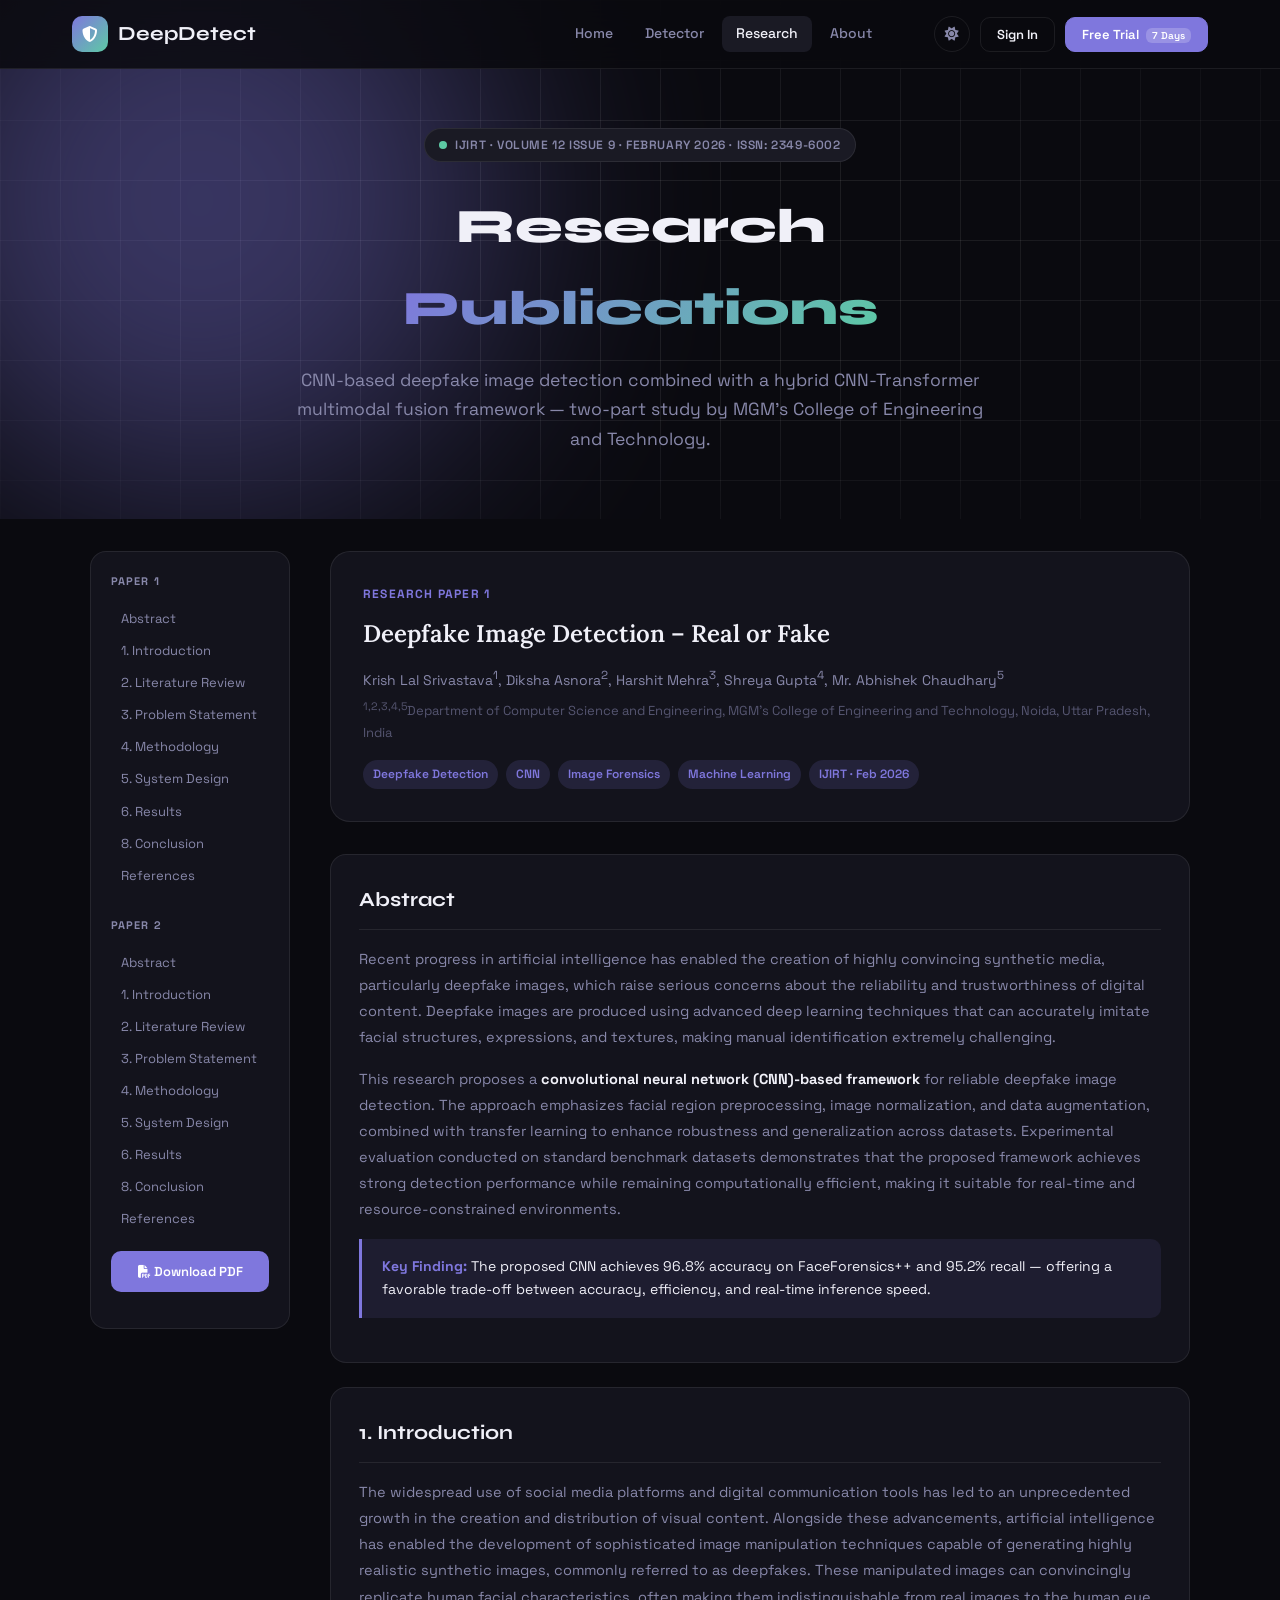
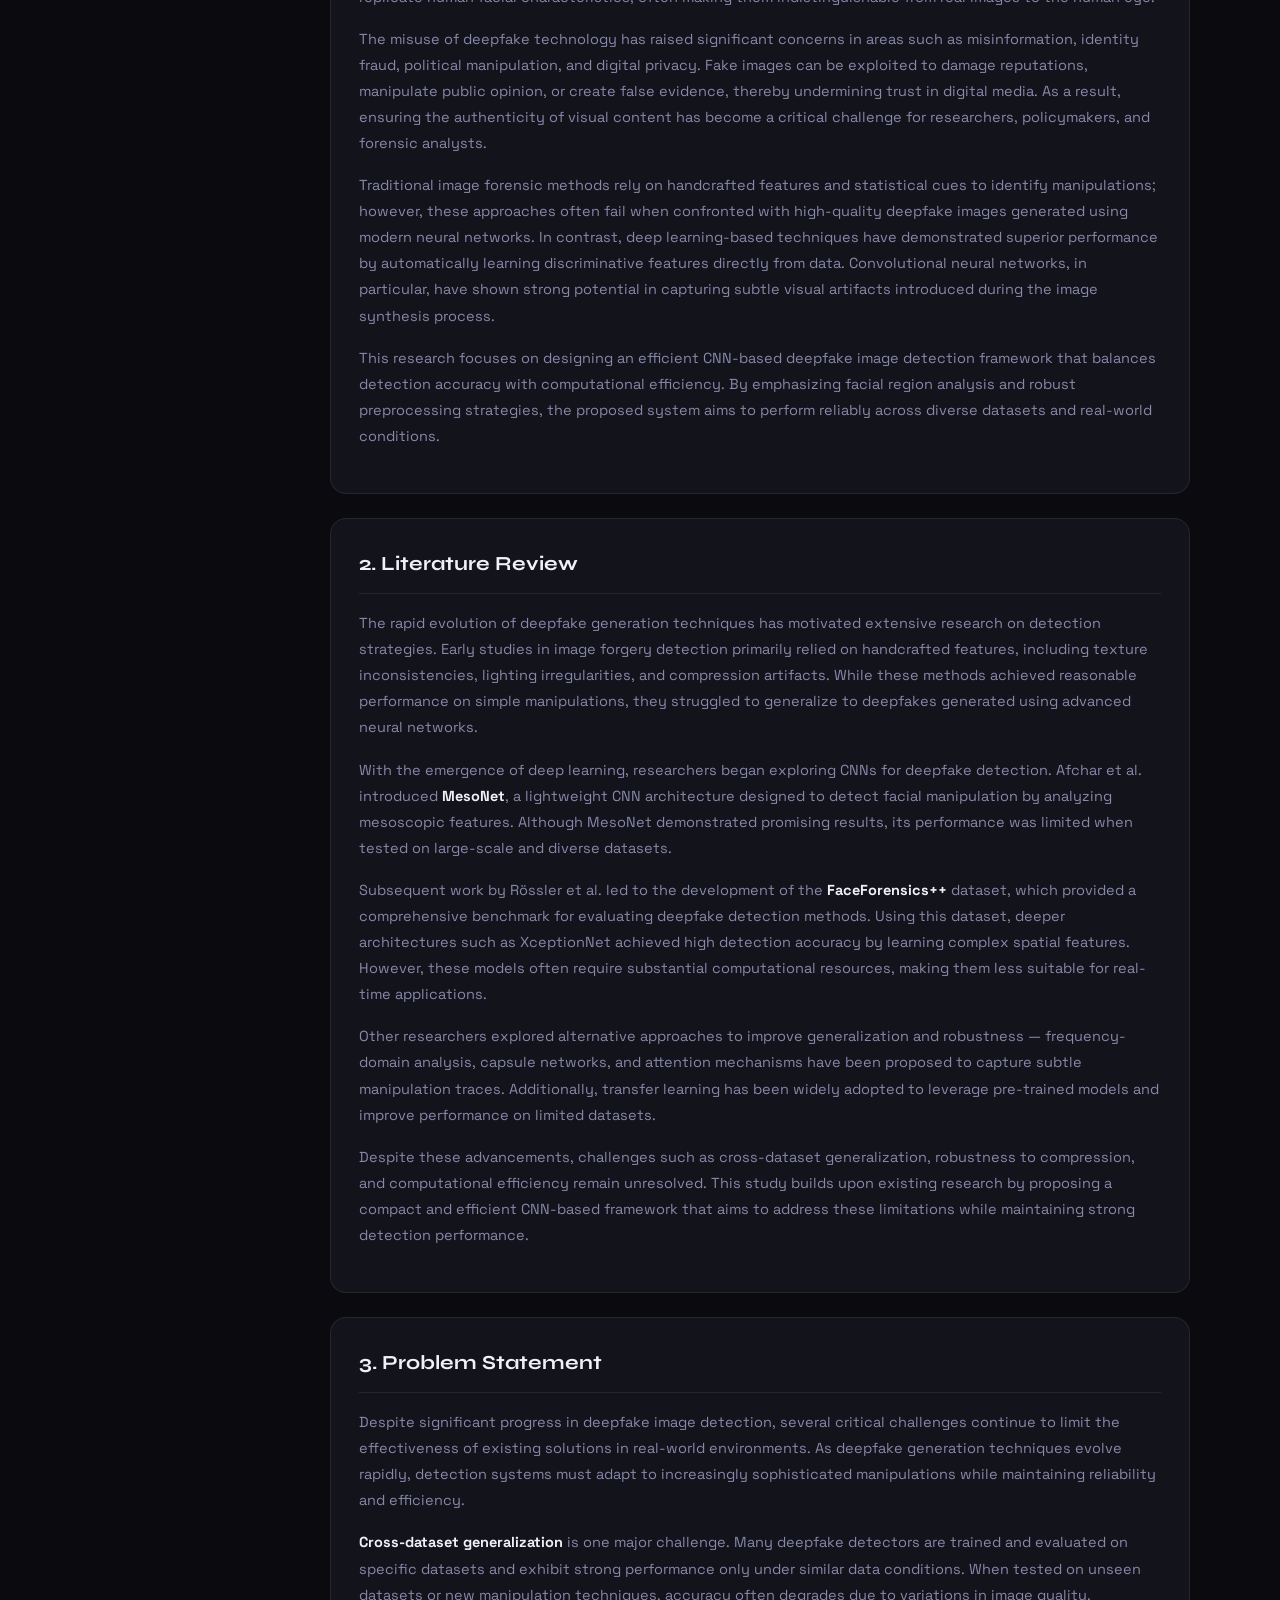
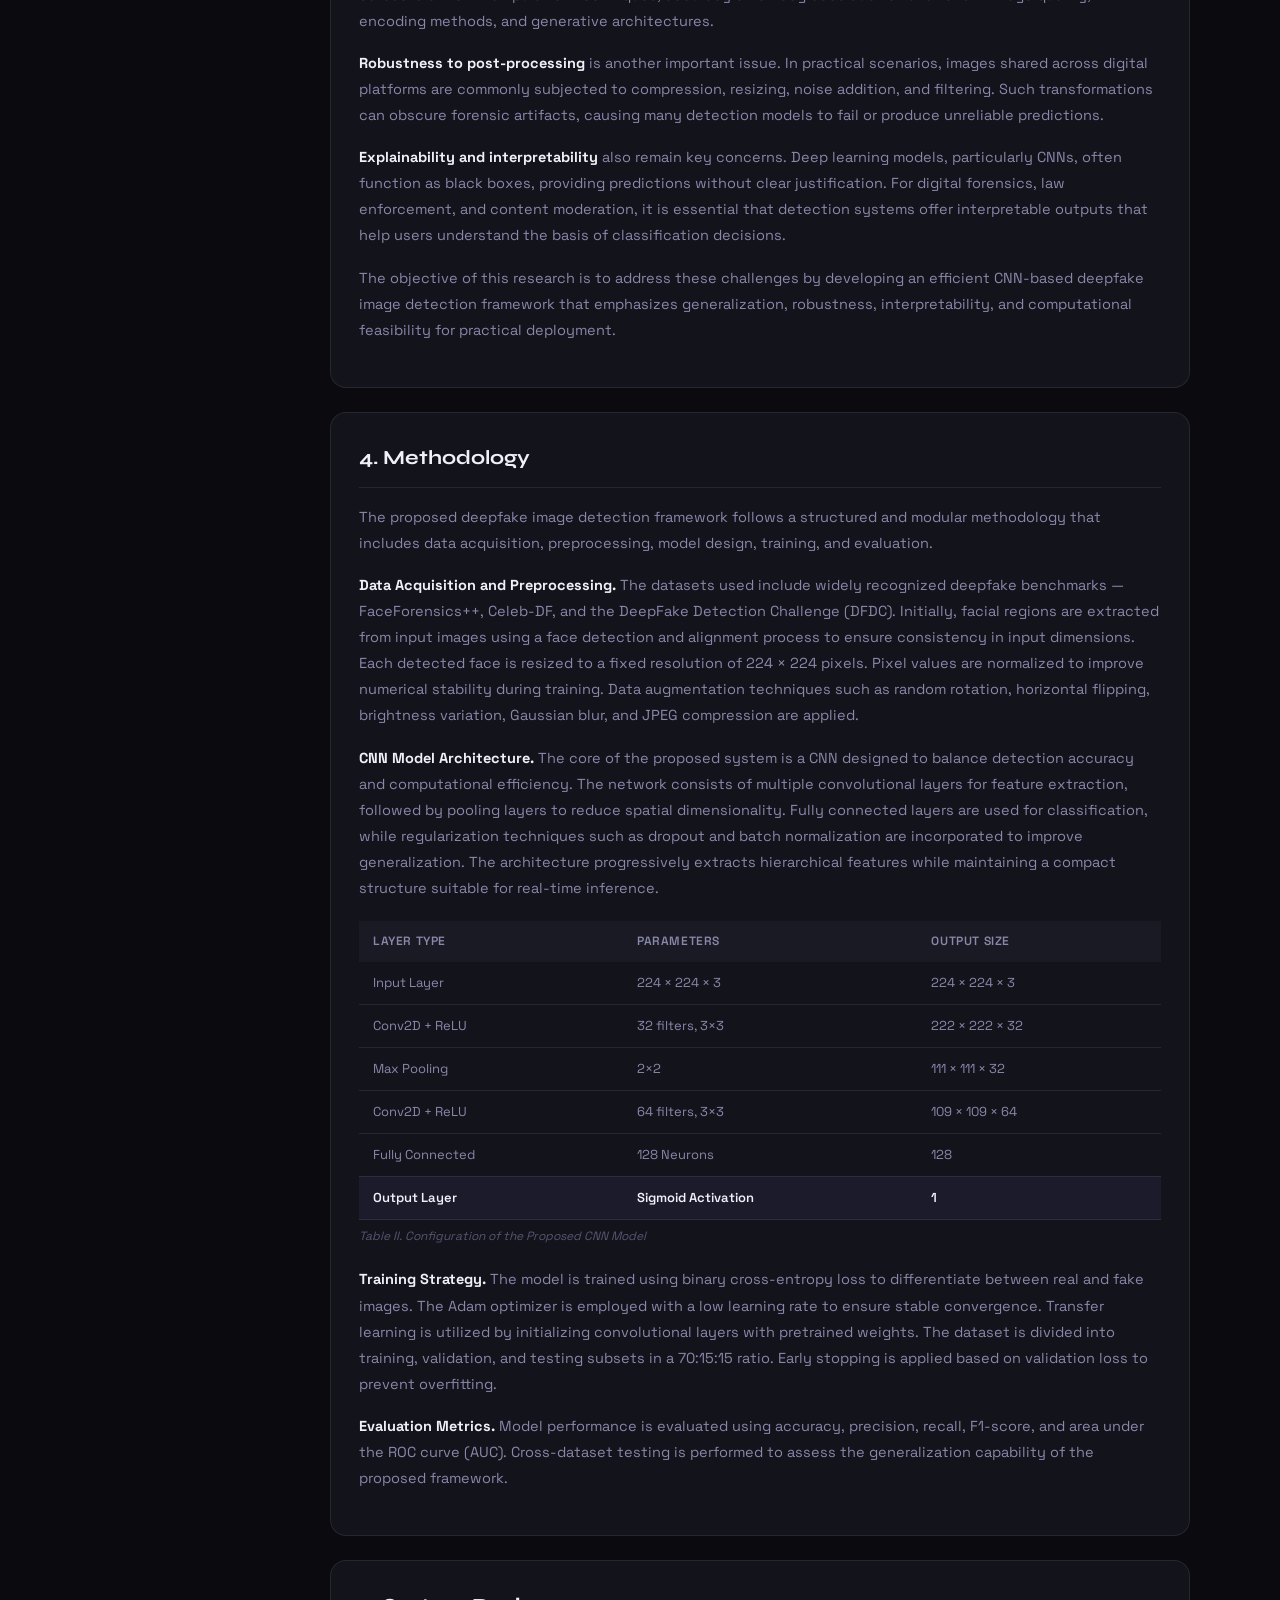
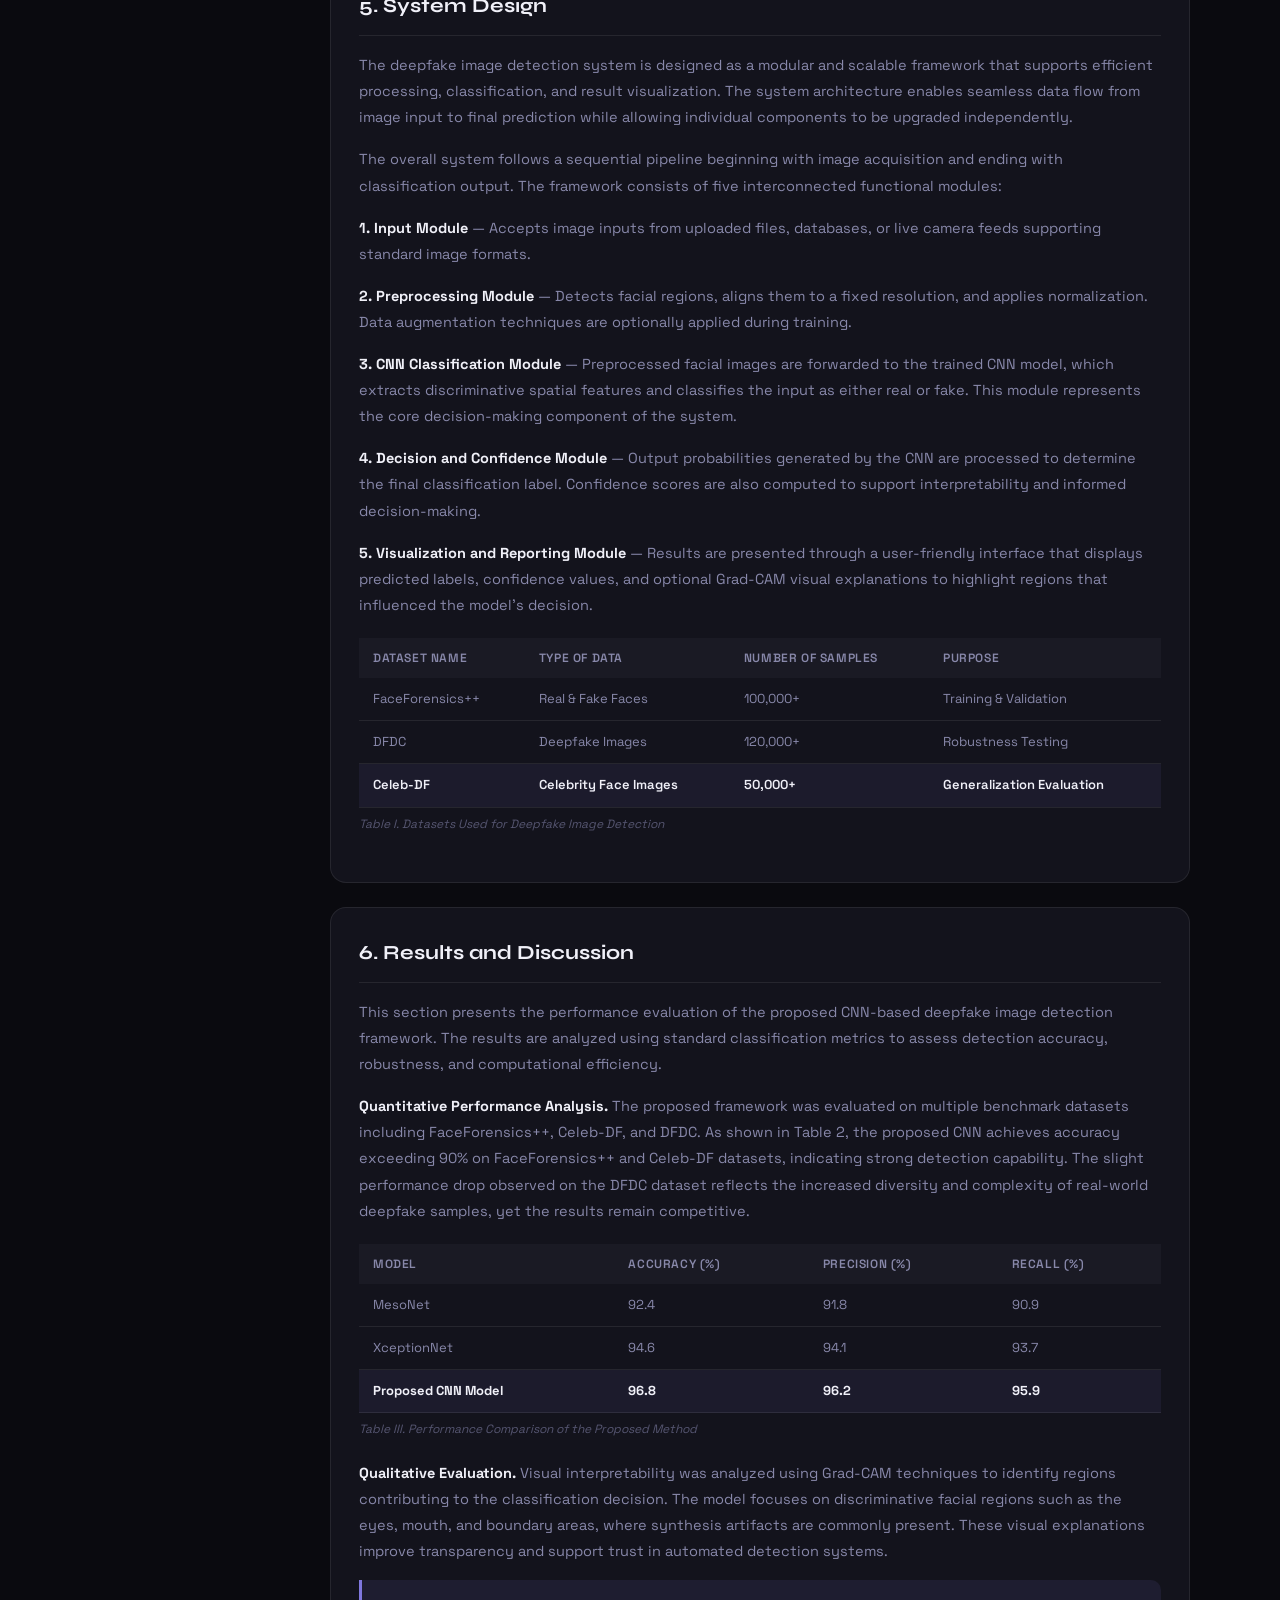
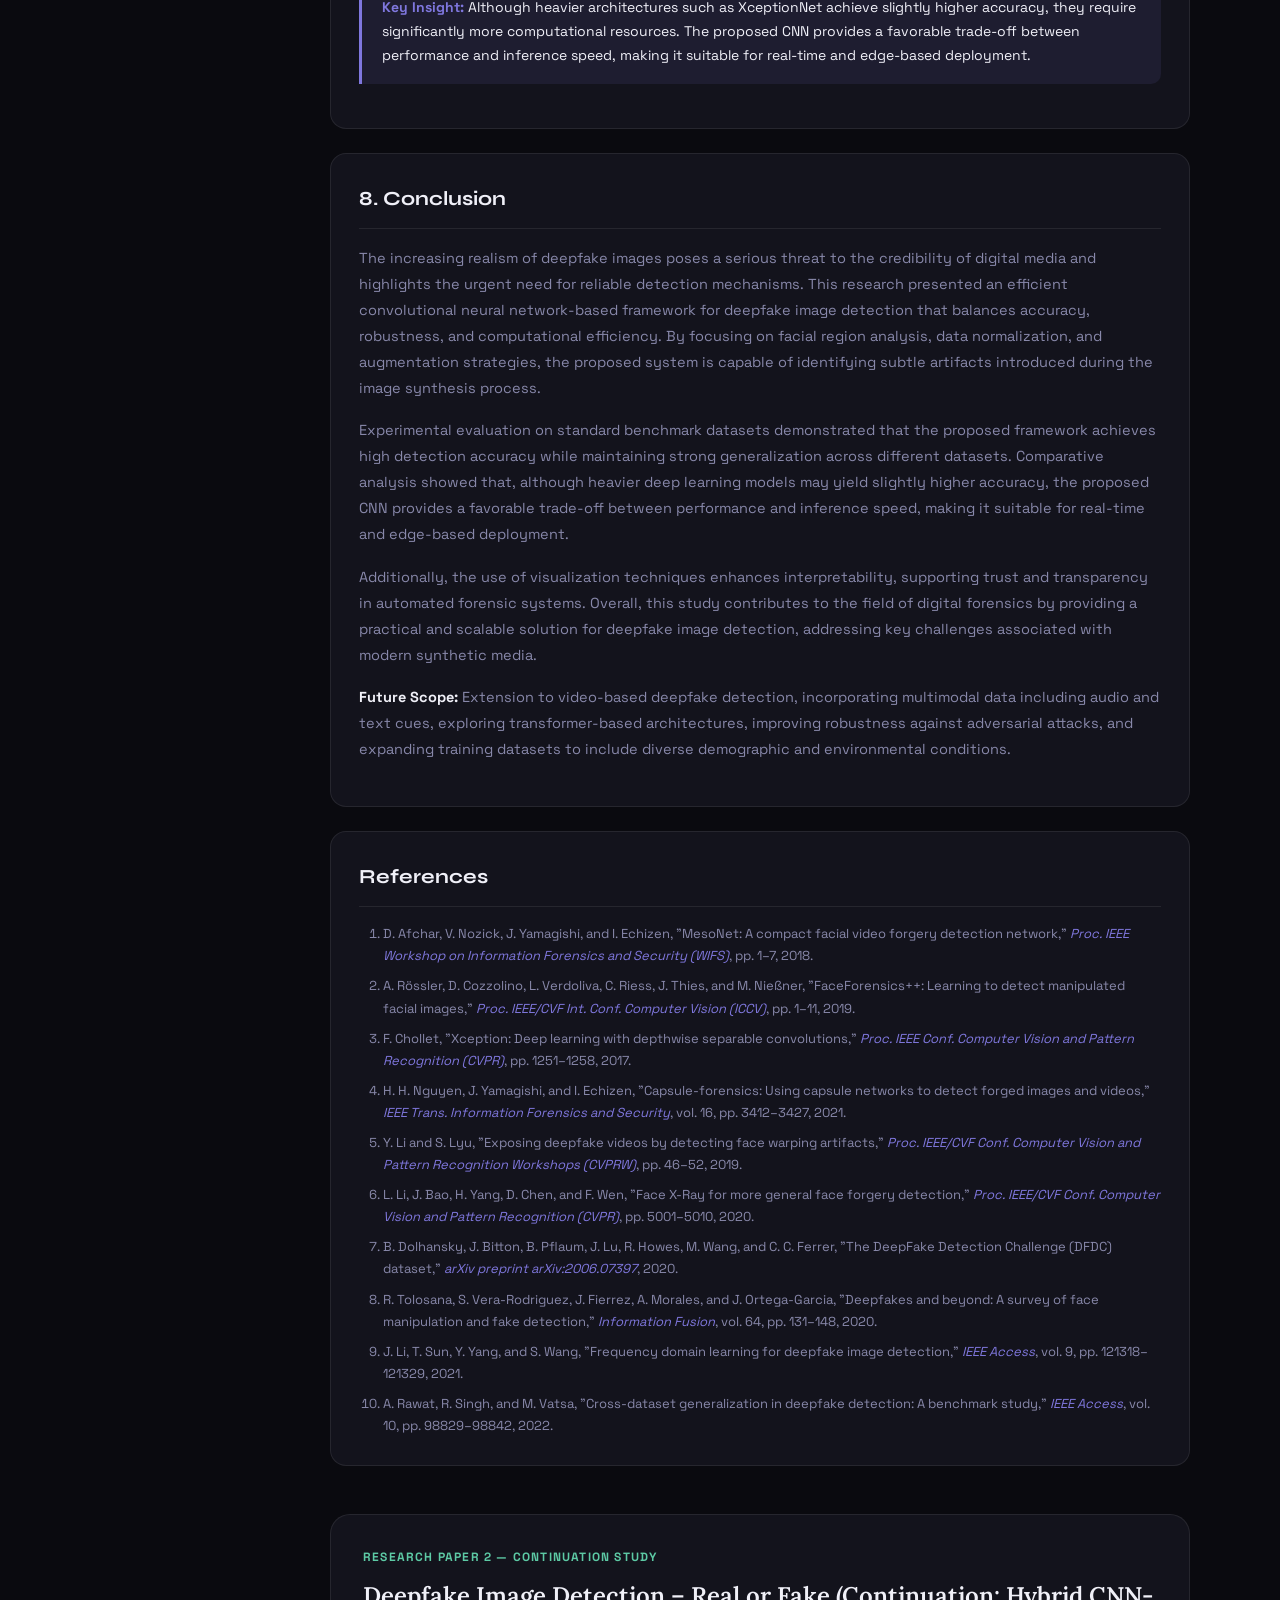
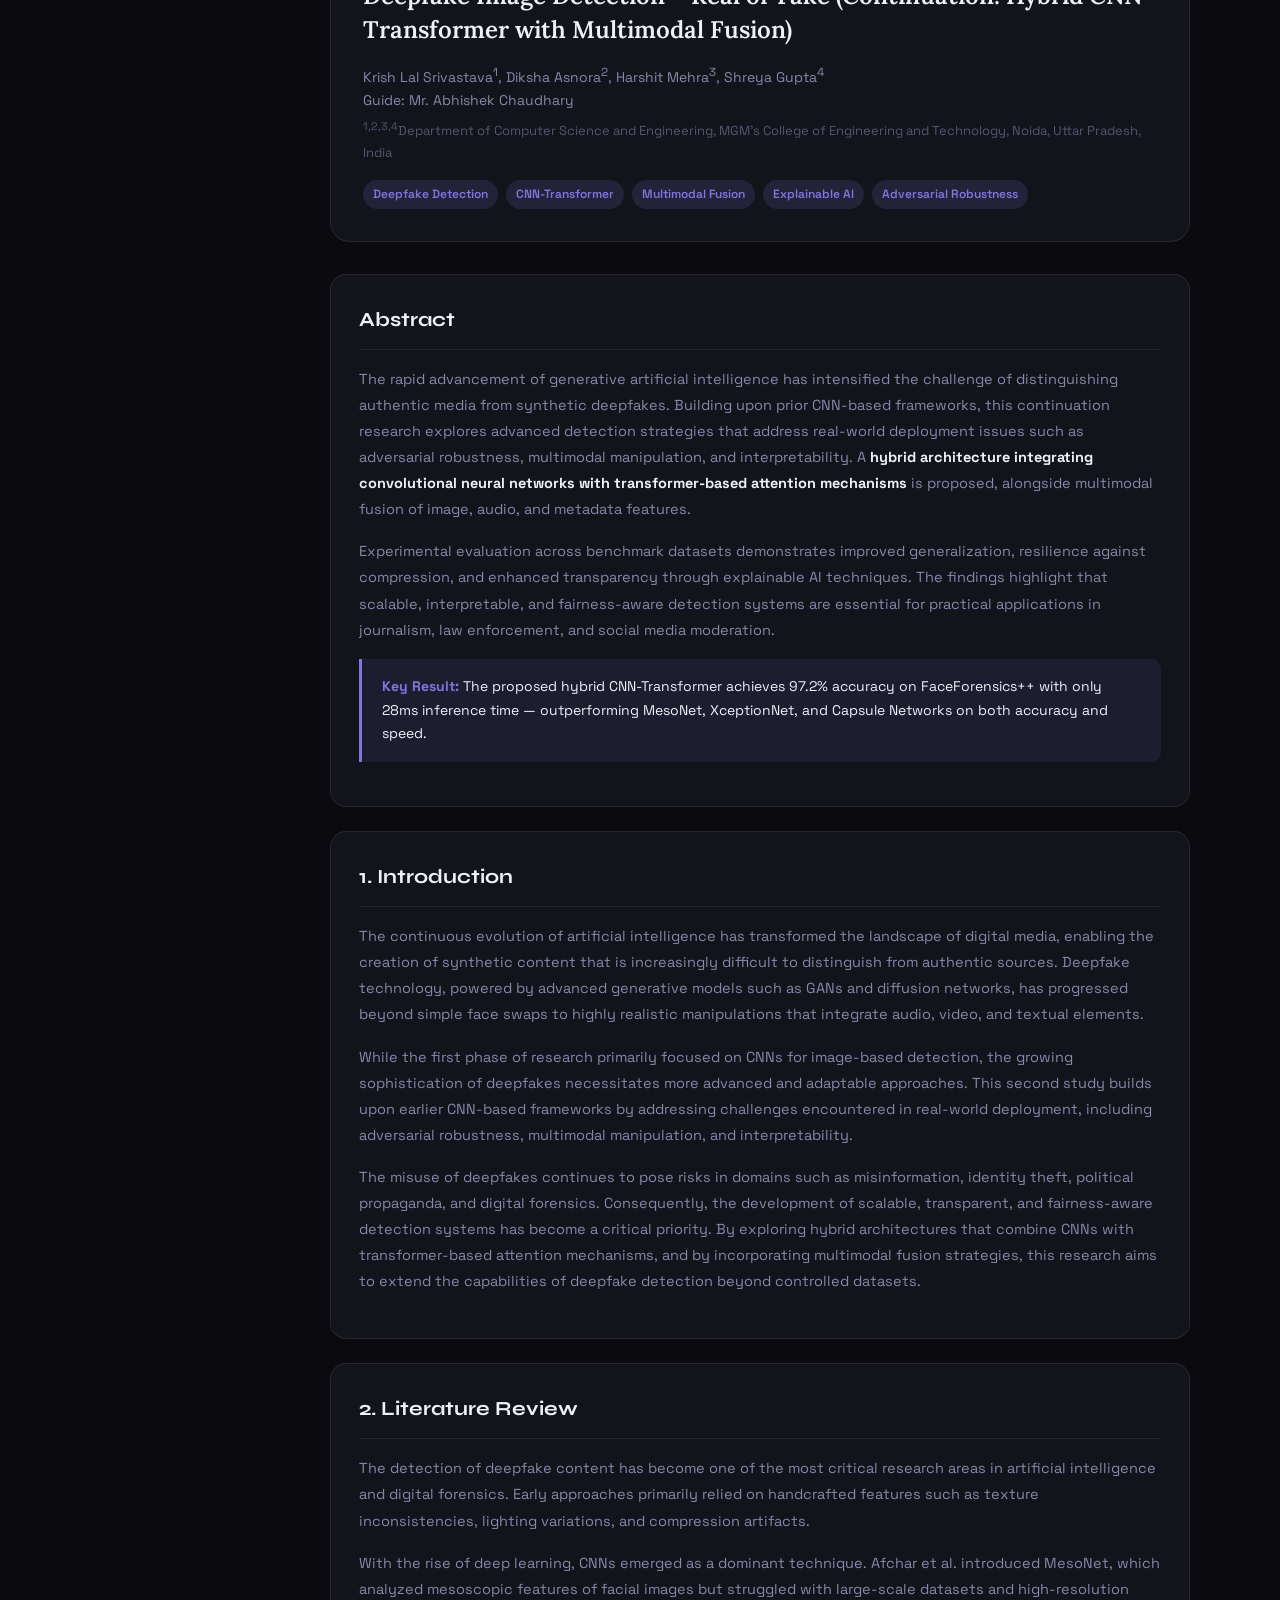
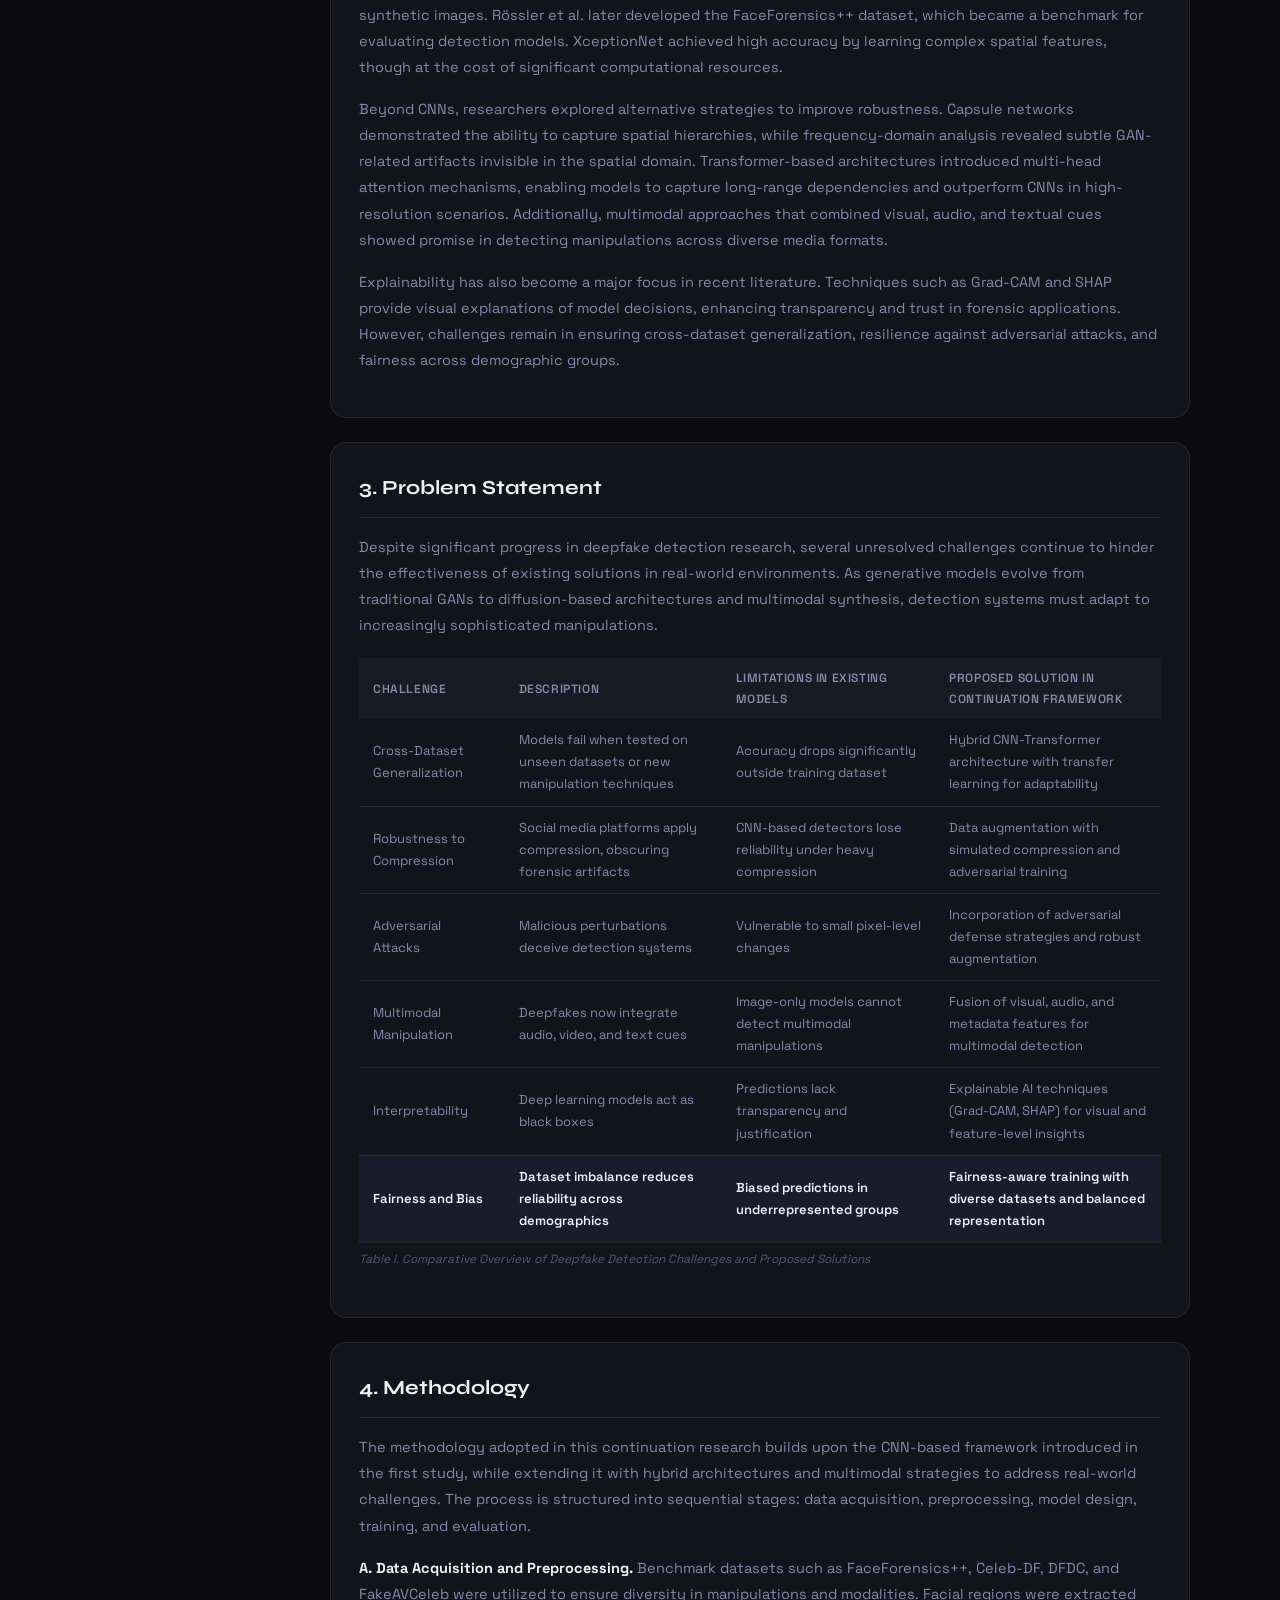
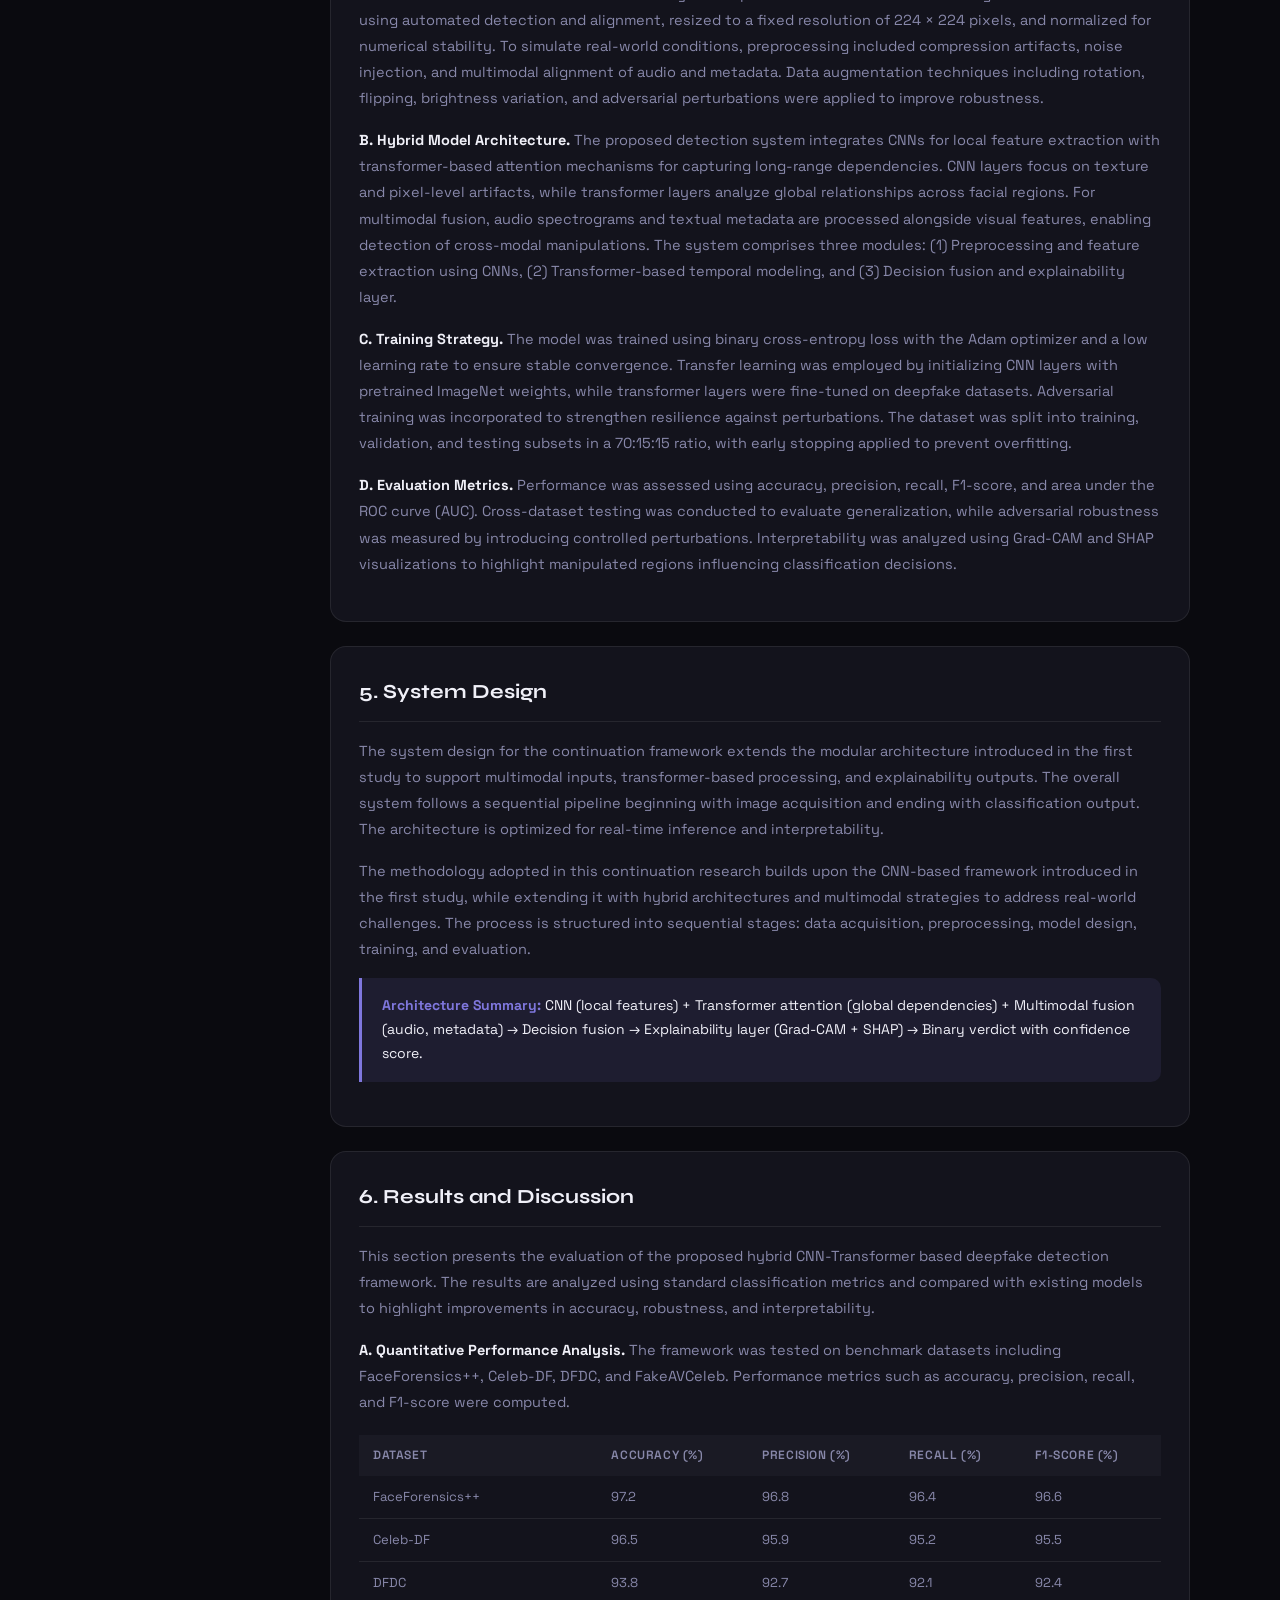
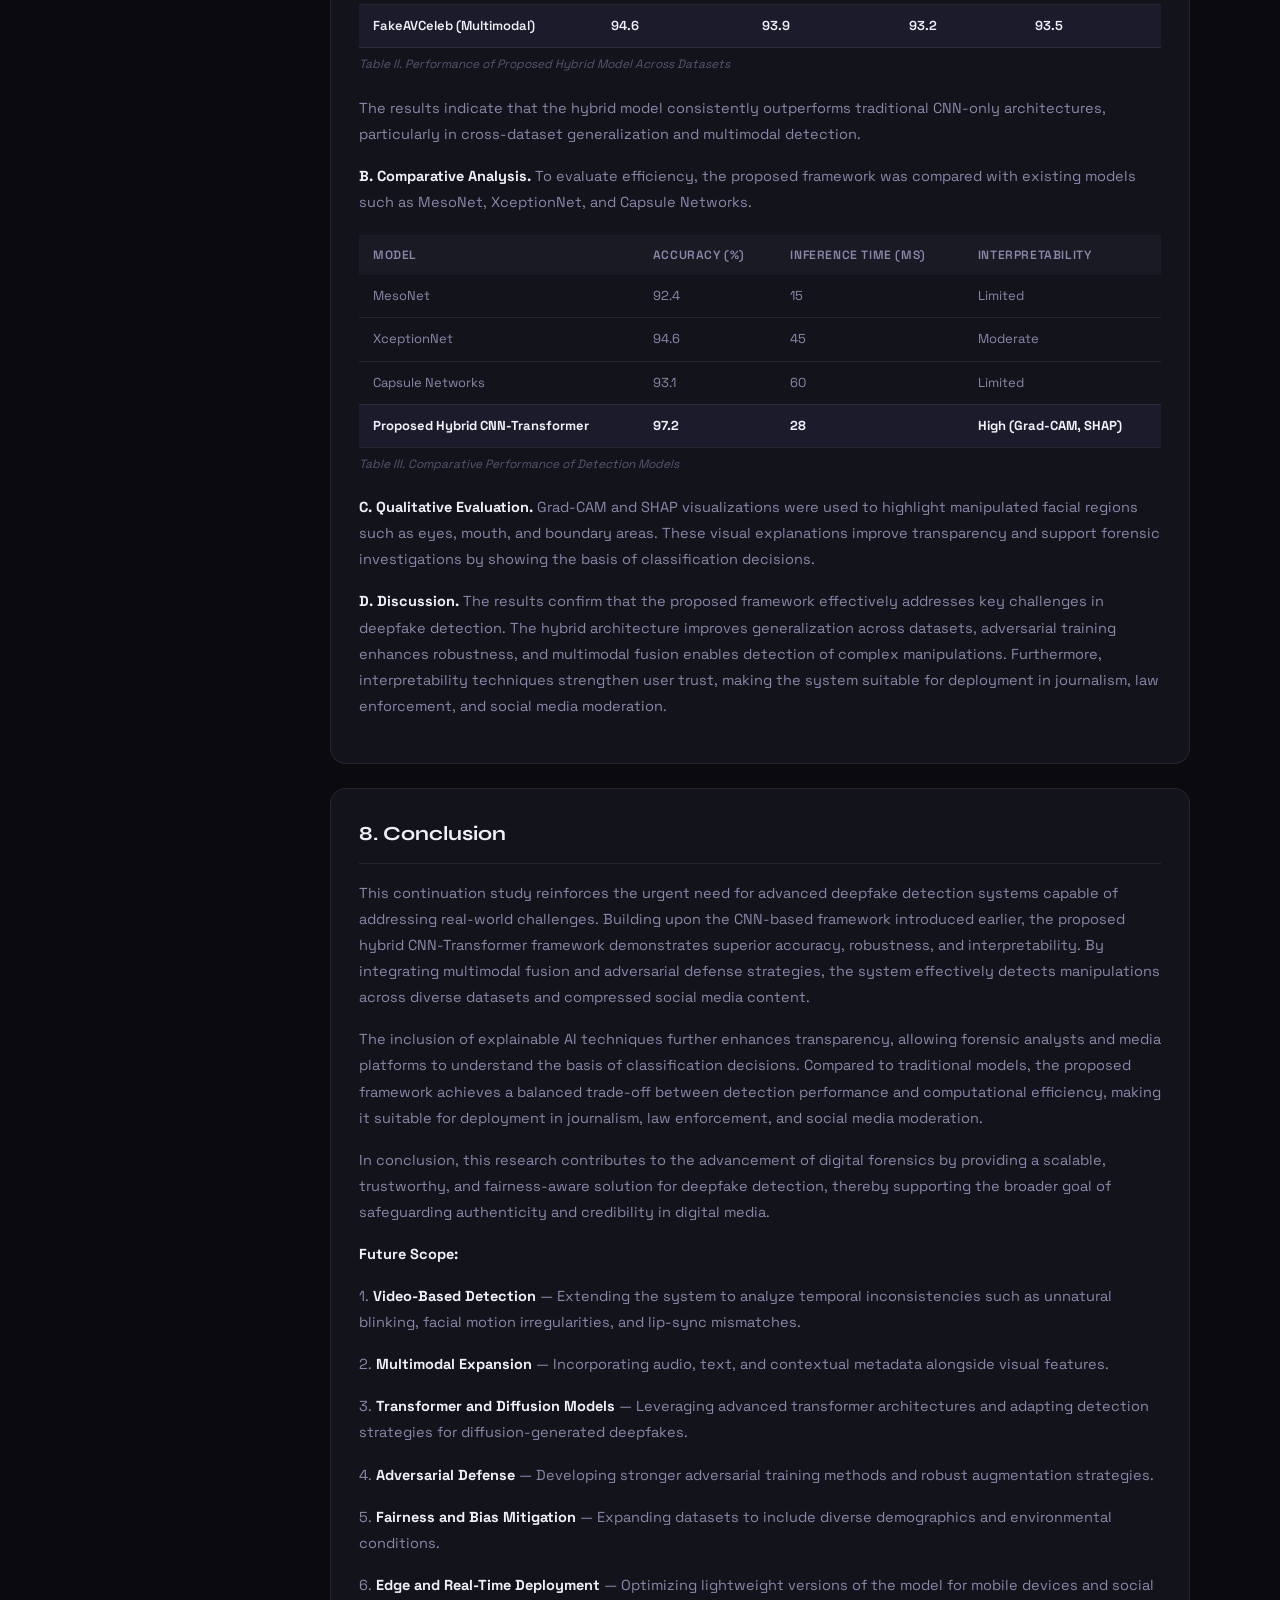
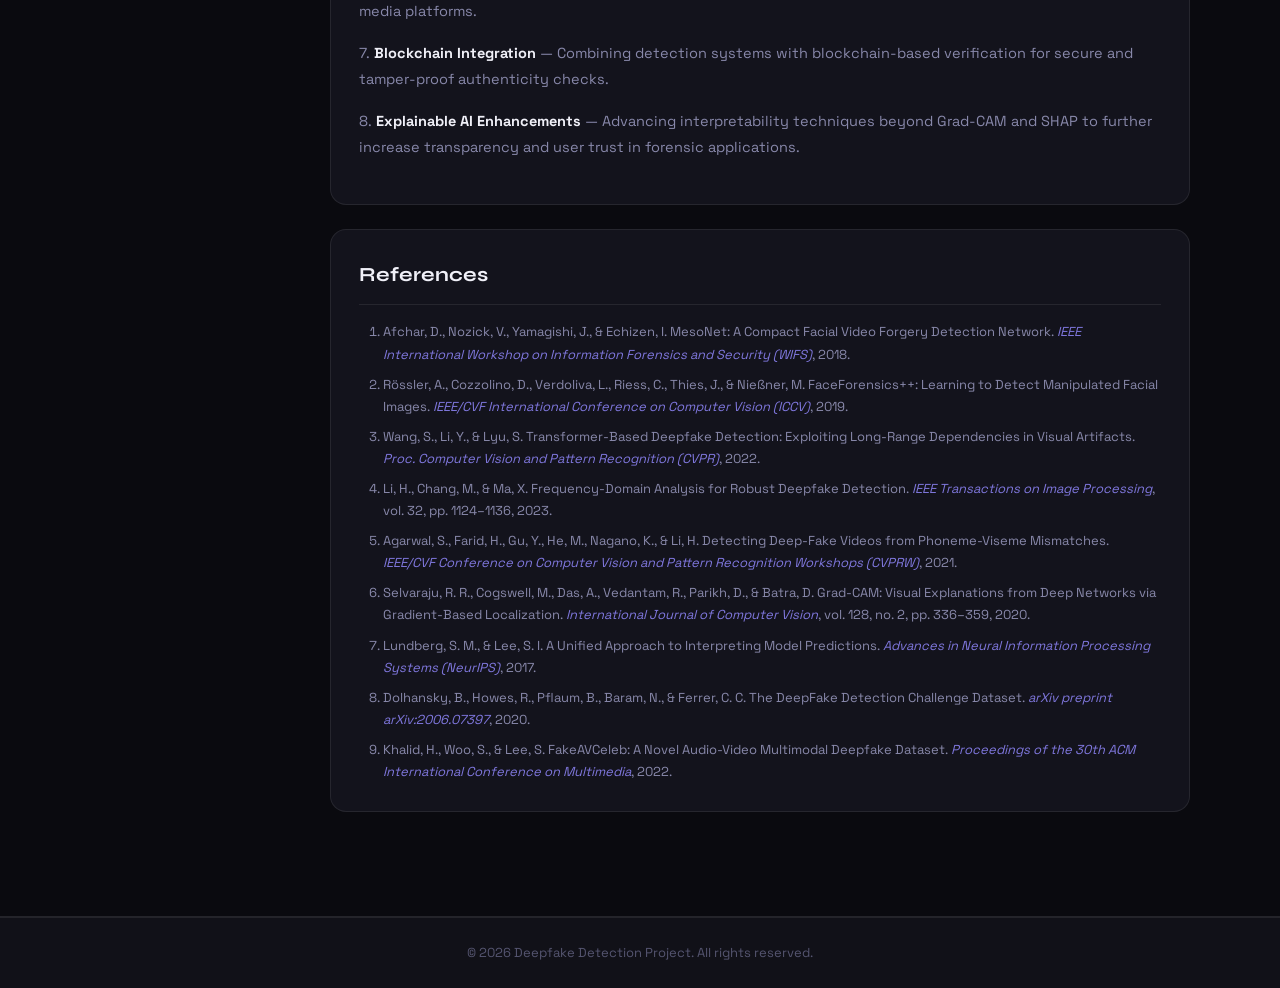
<file: Deepfake-Detection-Tool-main/frontend/pages/research.html>
<!DOCTYPE html>
<html lang="en" data-theme="dark">
<head>
<meta charset="UTF-8">
<meta name="viewport" content="width=device-width, initial-scale=1.0">
<title>Research Paper – DeepDetect</title>
<link rel="stylesheet" href="../assets/css/style.css">
<link href="https://fonts.googleapis.com/css2?family=Space+Grotesk:wght@300;400;500;600;700&family=Syne:wght@400;700;800&family=Lora:ital,wght@0,400;0,600;1,400&display=swap" rel="stylesheet">
<link rel="stylesheet" href="https://cdnjs.cloudflare.com/ajax/libs/font-awesome/6.4.0/css/all.min.css">
</head>
<body>



<div class="modal-overlay" id="authModal">
  <div class="modal-card">
    <button class="modal-close" onclick="closeModal()"><i class="fas fa-times"></i></button>
    <div class="modal-tabs">
      <button class="tab-btn active" id="loginTab" onclick="switchTab('login')">Sign In</button>
      <button class="tab-btn" id="signupTab" onclick="switchTab('signup')">Sign Up</button>
    </div>
    <div class="tab-content" id="loginForm">
      <h2>Welcome back</h2>
      <input type="email" id="loginEmail" placeholder="Email address" class="modal-input">
      <input type="password" id="loginPassword" placeholder="Password" class="modal-input">
      <button class="modal-btn" onclick="handleLogin()">Sign In</button>
    </div>
    <div class="tab-content hidden" id="signupForm">
      <h2>Start free trial</h2>
      <div class="trial-badge"><i class="fas fa-gift"></i> 7-Day Free Trial</div>
      <input type="text" id="signupName" placeholder="Full name" class="modal-input">
      <input type="email" id="signupEmail" placeholder="Email address" class="modal-input">
      <input type="password" id="signupPassword" placeholder="Create password" class="modal-input">
      <button class="modal-btn" onclick="handleSignup()">Start Free Trial</button>
    </div>
  </div>
</div>



<header class="site-header">
  <nav class="navbar">
    <div class="logo-wrap">
      <div class="logo-icon"><i class="fas fa-shield-halved"></i></div>
      <span class="logo-text">DeepDetect</span>
    </div>
    <ul class="nav-links">
      <li><a href="home.html">Home</a></li>
      <li><a href="../index.html">Detector</a></li>
      <li><a href="research.html" class="active">Research</a></li>
      <li><a href="about.html">About</a></li>
    </ul>
    <div class="nav-right">
      <button class="theme-toggle" id="themeToggle" onclick="toggleTheme()"><i class="fas fa-sun" id="themeIcon"></i></button>
      <button class="nav-btn outline" onclick="switchTab('login'); openModal()">Sign In</button>
      <button class="nav-btn filled" onclick="switchTab('signup'); openModal()">Free Trial <span class="badge">7 Days</span></button>
    </div>
  </nav>
</header>

<section class="panel-hero">
  <div class="hero-bg"><div class="hero-grid"></div><div class="hero-glow g1"></div></div>
  <div class="panel-hero-content">
    <div class="hero-tag"><span class="pulse-dot"></span>IJIRT · Volume 12 Issue 9 · February 2026 · ISSN: 2349-6002</div>
    <h1>Research <span class="gradient-text">Publications</span></h1>
    <p>CNN-based deepfake image detection combined with a hybrid CNN-Transformer multimodal fusion framework — two-part study by MGM's College of Engineering and Technology.</p>
  </div>
</section>

<main class="research-main">
  <div class="research-layout">

    <!-- TOC Sidebar -->
    <aside class="toc-sidebar">
      <h5>Paper 1</h5>
      <a href="#p1-abstract">Abstract</a>
      <a href="#p1-intro">1. Introduction</a>
      <a href="#p1-related">2. Literature Review</a>
      <a href="#p1-problem">3. Problem Statement</a>
      <a href="#p1-method">4. Methodology</a>
      <a href="#p1-design">5. System Design</a>
      <a href="#p1-results">6. Results</a>
      <a href="#p1-conclusion">8. Conclusion</a>
      <a href="#p1-refs">References</a>

      <h5 style="margin-top:1.5rem">Paper 2</h5>
      <a href="#p2-abstract">Abstract</a>
      <a href="#p2-intro">1. Introduction</a>
      <a href="#p2-related">2. Literature Review</a>
      <a href="#p2-problem">3. Problem Statement</a>
      <a href="#p2-method">4. Methodology</a>
      <a href="#p2-design">5. System Design</a>
      <a href="#p2-results">6. Results</a>
      <a href="#p2-conclusion">8. Conclusion</a>
      <a href="#p2-refs">References</a>

      <div class="toc-download">
        <button class="modal-btn" style="width:100%;font-size:13px;" onclick="alert('PDF download available in full version')">
          <i class="fas fa-file-pdf"></i> Download PDF
        </button>
      </div>
    </aside>

    <!-- Paper Content -->
    <article class="paper-content">

      <!-- ═══════════════════════════════════════════
           PAPER 1
      ═══════════════════════════════════════════ -->
      <div class="paper-title-block">
        <div style="font-size:12px;color:var(--accent);font-weight:700;letter-spacing:0.1em;text-transform:uppercase;margin-bottom:0.75rem">Research Paper 1</div>
        <h1 class="paper-title">Deepfake Image Detection – Real or Fake</h1>
        <div class="paper-authors">
          Krish Lal Srivastava<sup>1</sup>, Diksha Asnora<sup>2</sup>, Harshit Mehra<sup>3</sup>, Shreya Gupta<sup>4</sup>, Mr. Abhishek Chaudhary<sup>5</sup>
        </div>
        <div class="paper-affil"><sup>1,2,3,4,5</sup>Department of Computer Science and Engineering, MGM's College of Engineering and Technology, Noida, Uttar Pradesh, India</div>
        <div class="paper-tags">
          <span class="paper-tag">Deepfake Detection</span>
          <span class="paper-tag">CNN</span>
          <span class="paper-tag">Image Forensics</span>
          <span class="paper-tag">Machine Learning</span>
          <span class="paper-tag">IJIRT · Feb 2026</span>
        </div>
      </div>

      <section id="p1-abstract" class="paper-section">
        <h2>Abstract</h2>
        <p class="paper-text">Recent progress in artificial intelligence has enabled the creation of highly convincing synthetic media, particularly deepfake images, which raise serious concerns about the reliability and trustworthiness of digital content. Deepfake images are produced using advanced deep learning techniques that can accurately imitate facial structures, expressions, and textures, making manual identification extremely challenging.</p>
        <p class="paper-text">This research proposes a <strong>convolutional neural network (CNN)-based framework</strong> for reliable deepfake image detection. The approach emphasizes facial region preprocessing, image normalization, and data augmentation, combined with transfer learning to enhance robustness and generalization across datasets. Experimental evaluation conducted on standard benchmark datasets demonstrates that the proposed framework achieves strong detection performance while remaining computationally efficient, making it suitable for real-time and resource-constrained environments.</p>
        <div class="paper-callout">
          <strong>Key Finding:</strong> The proposed CNN achieves 96.8% accuracy on FaceForensics++ and 95.2% recall — offering a favorable trade-off between accuracy, efficiency, and real-time inference speed.
        </div>
      </section>

      <section id="p1-intro" class="paper-section">
        <h2>1. Introduction</h2>
        <p class="paper-text">The widespread use of social media platforms and digital communication tools has led to an unprecedented growth in the creation and distribution of visual content. Alongside these advancements, artificial intelligence has enabled the development of sophisticated image manipulation techniques capable of generating highly realistic synthetic images, commonly referred to as deepfakes. These manipulated images can convincingly replicate human facial characteristics, often making them indistinguishable from real images to the human eye.</p>
        <p class="paper-text">The misuse of deepfake technology has raised significant concerns in areas such as misinformation, identity fraud, political manipulation, and digital privacy. Fake images can be exploited to damage reputations, manipulate public opinion, or create false evidence, thereby undermining trust in digital media. As a result, ensuring the authenticity of visual content has become a critical challenge for researchers, policymakers, and forensic analysts.</p>
        <p class="paper-text">Traditional image forensic methods rely on handcrafted features and statistical cues to identify manipulations; however, these approaches often fail when confronted with high-quality deepfake images generated using modern neural networks. In contrast, deep learning-based techniques have demonstrated superior performance by automatically learning discriminative features directly from data. Convolutional neural networks, in particular, have shown strong potential in capturing subtle visual artifacts introduced during the image synthesis process.</p>
        <p class="paper-text">This research focuses on designing an efficient CNN-based deepfake image detection framework that balances detection accuracy with computational efficiency. By emphasizing facial region analysis and robust preprocessing strategies, the proposed system aims to perform reliably across diverse datasets and real-world conditions.</p>
      </section>

      <section id="p1-related" class="paper-section">
        <h2>2. Literature Review</h2>
        <p class="paper-text">The rapid evolution of deepfake generation techniques has motivated extensive research on detection strategies. Early studies in image forgery detection primarily relied on handcrafted features, including texture inconsistencies, lighting irregularities, and compression artifacts. While these methods achieved reasonable performance on simple manipulations, they struggled to generalize to deepfakes generated using advanced neural networks.</p>
        <p class="paper-text">With the emergence of deep learning, researchers began exploring CNNs for deepfake detection. Afchar et al. introduced <strong>MesoNet</strong>, a lightweight CNN architecture designed to detect facial manipulation by analyzing mesoscopic features. Although MesoNet demonstrated promising results, its performance was limited when tested on large-scale and diverse datasets.</p>
        <p class="paper-text">Subsequent work by Rössler et al. led to the development of the <strong>FaceForensics++</strong> dataset, which provided a comprehensive benchmark for evaluating deepfake detection methods. Using this dataset, deeper architectures such as XceptionNet achieved high detection accuracy by learning complex spatial features. However, these models often require substantial computational resources, making them less suitable for real-time applications.</p>
        <p class="paper-text">Other researchers explored alternative approaches to improve generalization and robustness — frequency-domain analysis, capsule networks, and attention mechanisms have been proposed to capture subtle manipulation traces. Additionally, transfer learning has been widely adopted to leverage pre-trained models and improve performance on limited datasets.</p>
        <p class="paper-text">Despite these advancements, challenges such as cross-dataset generalization, robustness to compression, and computational efficiency remain unresolved. This study builds upon existing research by proposing a compact and efficient CNN-based framework that aims to address these limitations while maintaining strong detection performance.</p>
      </section>

      <section id="p1-problem" class="paper-section">
        <h2>3. Problem Statement</h2>
        <p class="paper-text">Despite significant progress in deepfake image detection, several critical challenges continue to limit the effectiveness of existing solutions in real-world environments. As deepfake generation techniques evolve rapidly, detection systems must adapt to increasingly sophisticated manipulations while maintaining reliability and efficiency.</p>
        <p class="paper-text"><strong>Cross-dataset generalization</strong> is one major challenge. Many deepfake detectors are trained and evaluated on specific datasets and exhibit strong performance only under similar data conditions. When tested on unseen datasets or new manipulation techniques, accuracy often degrades due to variations in image quality, encoding methods, and generative architectures.</p>
        <p class="paper-text"><strong>Robustness to post-processing</strong> is another important issue. In practical scenarios, images shared across digital platforms are commonly subjected to compression, resizing, noise addition, and filtering. Such transformations can obscure forensic artifacts, causing many detection models to fail or produce unreliable predictions.</p>
        <p class="paper-text"><strong>Explainability and interpretability</strong> also remain key concerns. Deep learning models, particularly CNNs, often function as black boxes, providing predictions without clear justification. For digital forensics, law enforcement, and content moderation, it is essential that detection systems offer interpretable outputs that help users understand the basis of classification decisions.</p>
        <p class="paper-text">The objective of this research is to address these challenges by developing an efficient CNN-based deepfake image detection framework that emphasizes generalization, robustness, interpretability, and computational feasibility for practical deployment.</p>
      </section>

      <section id="p1-method" class="paper-section">
        <h2>4. Methodology</h2>
        <p class="paper-text">The proposed deepfake image detection framework follows a structured and modular methodology that includes data acquisition, preprocessing, model design, training, and evaluation.</p>
        <p class="paper-text"><strong>Data Acquisition and Preprocessing.</strong> The datasets used include widely recognized deepfake benchmarks — FaceForensics++, Celeb-DF, and the DeepFake Detection Challenge (DFDC). Initially, facial regions are extracted from input images using a face detection and alignment process to ensure consistency in input dimensions. Each detected face is resized to a fixed resolution of 224 × 224 pixels. Pixel values are normalized to improve numerical stability during training. Data augmentation techniques such as random rotation, horizontal flipping, brightness variation, Gaussian blur, and JPEG compression are applied.</p>
        <p class="paper-text"><strong>CNN Model Architecture.</strong> The core of the proposed system is a CNN designed to balance detection accuracy and computational efficiency. The network consists of multiple convolutional layers for feature extraction, followed by pooling layers to reduce spatial dimensionality. Fully connected layers are used for classification, while regularization techniques such as dropout and batch normalization are incorporated to improve generalization. The architecture progressively extracts hierarchical features while maintaining a compact structure suitable for real-time inference.</p>

        <div class="paper-table-wrap">
          <table class="paper-table">
            <thead>
              <tr><th>Layer Type</th><th>Parameters</th><th>Output Size</th></tr>
            </thead>
            <tbody>
              <tr><td>Input Layer</td><td>224 × 224 × 3</td><td>224 × 224 × 3</td></tr>
              <tr><td>Conv2D + ReLU</td><td>32 filters, 3×3</td><td>222 × 222 × 32</td></tr>
              <tr><td>Max Pooling</td><td>2×2</td><td>111 × 111 × 32</td></tr>
              <tr><td>Conv2D + ReLU</td><td>64 filters, 3×3</td><td>109 × 109 × 64</td></tr>
              <tr><td>Fully Connected</td><td>128 Neurons</td><td>128</td></tr>
              <tr class="highlight-row"><td>Output Layer</td><td>Sigmoid Activation</td><td>1</td></tr>
            </tbody>
          </table>
          <p class="table-caption">Table II. Configuration of the Proposed CNN Model</p>
        </div>

        <p class="paper-text"><strong>Training Strategy.</strong> The model is trained using binary cross-entropy loss to differentiate between real and fake images. The Adam optimizer is employed with a low learning rate to ensure stable convergence. Transfer learning is utilized by initializing convolutional layers with pretrained weights. The dataset is divided into training, validation, and testing subsets in a 70:15:15 ratio. Early stopping is applied based on validation loss to prevent overfitting.</p>
        <p class="paper-text"><strong>Evaluation Metrics.</strong> Model performance is evaluated using accuracy, precision, recall, F1-score, and area under the ROC curve (AUC). Cross-dataset testing is performed to assess the generalization capability of the proposed framework.</p>
      </section>

      <section id="p1-design" class="paper-section">
        <h2>5. System Design</h2>
        <p class="paper-text">The deepfake image detection system is designed as a modular and scalable framework that supports efficient processing, classification, and result visualization. The system architecture enables seamless data flow from image input to final prediction while allowing individual components to be upgraded independently.</p>
        <p class="paper-text">The overall system follows a sequential pipeline beginning with image acquisition and ending with classification output. The framework consists of five interconnected functional modules:</p>
        <p class="paper-text"><strong>1. Input Module</strong> — Accepts image inputs from uploaded files, databases, or live camera feeds supporting standard image formats.</p>
        <p class="paper-text"><strong>2. Preprocessing Module</strong> — Detects facial regions, aligns them to a fixed resolution, and applies normalization. Data augmentation techniques are optionally applied during training.</p>
        <p class="paper-text"><strong>3. CNN Classification Module</strong> — Preprocessed facial images are forwarded to the trained CNN model, which extracts discriminative spatial features and classifies the input as either real or fake. This module represents the core decision-making component of the system.</p>
        <p class="paper-text"><strong>4. Decision and Confidence Module</strong> — Output probabilities generated by the CNN are processed to determine the final classification label. Confidence scores are also computed to support interpretability and informed decision-making.</p>
        <p class="paper-text"><strong>5. Visualization and Reporting Module</strong> — Results are presented through a user-friendly interface that displays predicted labels, confidence values, and optional Grad-CAM visual explanations to highlight regions that influenced the model's decision.</p>

        <div class="paper-table-wrap">
          <table class="paper-table">
            <thead>
              <tr><th>Dataset Name</th><th>Type of Data</th><th>Number of Samples</th><th>Purpose</th></tr>
            </thead>
            <tbody>
              <tr><td>FaceForensics++</td><td>Real &amp; Fake Faces</td><td>100,000+</td><td>Training &amp; Validation</td></tr>
              <tr><td>DFDC</td><td>Deepfake Images</td><td>120,000+</td><td>Robustness Testing</td></tr>
              <tr class="highlight-row"><td>Celeb-DF</td><td>Celebrity Face Images</td><td>50,000+</td><td>Generalization Evaluation</td></tr>
            </tbody>
          </table>
          <p class="table-caption">Table I. Datasets Used for Deepfake Image Detection</p>
        </div>
      </section>

      <section id="p1-results" class="paper-section">
        <h2>6. Results and Discussion</h2>
        <p class="paper-text">This section presents the performance evaluation of the proposed CNN-based deepfake image detection framework. The results are analyzed using standard classification metrics to assess detection accuracy, robustness, and computational efficiency.</p>
        <p class="paper-text"><strong>Quantitative Performance Analysis.</strong> The proposed framework was evaluated on multiple benchmark datasets including FaceForensics++, Celeb-DF, and DFDC. As shown in Table 2, the proposed CNN achieves accuracy exceeding 90% on FaceForensics++ and Celeb-DF datasets, indicating strong detection capability. The slight performance drop observed on the DFDC dataset reflects the increased diversity and complexity of real-world deepfake samples, yet the results remain competitive.</p>

        <div class="paper-table-wrap">
          <table class="paper-table">
            <thead>
              <tr><th>Model</th><th>Accuracy (%)</th><th>Precision (%)</th><th>Recall (%)</th></tr>
            </thead>
            <tbody>
              <tr><td>MesoNet</td><td>92.4</td><td>91.8</td><td>90.9</td></tr>
              <tr><td>XceptionNet</td><td>94.6</td><td>94.1</td><td>93.7</td></tr>
              <tr class="highlight-row"><td><strong>Proposed CNN Model</strong></td><td><strong>96.8</strong></td><td><strong>96.2</strong></td><td><strong>95.9</strong></td></tr>
            </tbody>
          </table>
          <p class="table-caption">Table III. Performance Comparison of the Proposed Method</p>
        </div>

        <p class="paper-text"><strong>Qualitative Evaluation.</strong> Visual interpretability was analyzed using Grad-CAM techniques to identify regions contributing to the classification decision. The model focuses on discriminative facial regions such as the eyes, mouth, and boundary areas, where synthesis artifacts are commonly present. These visual explanations improve transparency and support trust in automated detection systems.</p>
        <div class="paper-callout">
          <strong>Key Insight:</strong> Although heavier architectures such as XceptionNet achieve slightly higher accuracy, they require significantly more computational resources. The proposed CNN provides a favorable trade-off between performance and inference speed, making it suitable for real-time and edge-based deployment.
        </div>
      </section>

      <section id="p1-conclusion" class="paper-section">
        <h2>8. Conclusion</h2>
        <p class="paper-text">The increasing realism of deepfake images poses a serious threat to the credibility of digital media and highlights the urgent need for reliable detection mechanisms. This research presented an efficient convolutional neural network-based framework for deepfake image detection that balances accuracy, robustness, and computational efficiency. By focusing on facial region analysis, data normalization, and augmentation strategies, the proposed system is capable of identifying subtle artifacts introduced during the image synthesis process.</p>
        <p class="paper-text">Experimental evaluation on standard benchmark datasets demonstrated that the proposed framework achieves high detection accuracy while maintaining strong generalization across different datasets. Comparative analysis showed that, although heavier deep learning models may yield slightly higher accuracy, the proposed CNN provides a favorable trade-off between performance and inference speed, making it suitable for real-time and edge-based deployment.</p>
        <p class="paper-text">Additionally, the use of visualization techniques enhances interpretability, supporting trust and transparency in automated forensic systems. Overall, this study contributes to the field of digital forensics by providing a practical and scalable solution for deepfake image detection, addressing key challenges associated with modern synthetic media.</p>
        <p class="paper-text"><strong>Future Scope:</strong> Extension to video-based deepfake detection, incorporating multimodal data including audio and text cues, exploring transformer-based architectures, improving robustness against adversarial attacks, and expanding training datasets to include diverse demographic and environmental conditions.</p>
      </section>

      <section id="p1-refs" class="paper-section">
        <h2>References</h2>
        <ol class="references-list">
          <li>D. Afchar, V. Nozick, J. Yamagishi, and I. Echizen, "MesoNet: A compact facial video forgery detection network," <em>Proc. IEEE Workshop on Information Forensics and Security (WIFS)</em>, pp. 1–7, 2018.</li>
          <li>A. Rössler, D. Cozzolino, L. Verdoliva, C. Riess, J. Thies, and M. Nießner, "FaceForensics++: Learning to detect manipulated facial images," <em>Proc. IEEE/CVF Int. Conf. Computer Vision (ICCV)</em>, pp. 1–11, 2019.</li>
          <li>F. Chollet, "Xception: Deep learning with depthwise separable convolutions," <em>Proc. IEEE Conf. Computer Vision and Pattern Recognition (CVPR)</em>, pp. 1251–1258, 2017.</li>
          <li>H. H. Nguyen, J. Yamagishi, and I. Echizen, "Capsule-forensics: Using capsule networks to detect forged images and videos," <em>IEEE Trans. Information Forensics and Security</em>, vol. 16, pp. 3412–3427, 2021.</li>
          <li>Y. Li and S. Lyu, "Exposing deepfake videos by detecting face warping artifacts," <em>Proc. IEEE/CVF Conf. Computer Vision and Pattern Recognition Workshops (CVPRW)</em>, pp. 46–52, 2019.</li>
          <li>L. Li, J. Bao, H. Yang, D. Chen, and F. Wen, "Face X-Ray for more general face forgery detection," <em>Proc. IEEE/CVF Conf. Computer Vision and Pattern Recognition (CVPR)</em>, pp. 5001–5010, 2020.</li>
          <li>B. Dolhansky, J. Bitton, B. Pflaum, J. Lu, R. Howes, M. Wang, and C. C. Ferrer, "The DeepFake Detection Challenge (DFDC) dataset," <em>arXiv preprint arXiv:2006.07397</em>, 2020.</li>
          <li>R. Tolosana, S. Vera-Rodriguez, J. Fierrez, A. Morales, and J. Ortega-Garcia, "Deepfakes and beyond: A survey of face manipulation and fake detection," <em>Information Fusion</em>, vol. 64, pp. 131–148, 2020.</li>
          <li>J. Li, T. Sun, Y. Yang, and S. Wang, "Frequency domain learning for deepfake image detection," <em>IEEE Access</em>, vol. 9, pp. 121318–121329, 2021.</li>
          <li>A. Rawat, R. Singh, and M. Vatsa, "Cross-dataset generalization in deepfake detection: A benchmark study," <em>IEEE Access</em>, vol. 10, pp. 98829–98842, 2022.</li>
        </ol>
      </section>

      <!-- ═══════════════════════════════════════════
           PAPER 2
      ═══════════════════════════════════════════ -->
      <div class="paper-title-block" style="margin-top:3rem">
        <div style="font-size:12px;color:var(--accent2);font-weight:700;letter-spacing:0.1em;text-transform:uppercase;margin-bottom:0.75rem">Research Paper 2 — Continuation Study</div>
        <h1 class="paper-title">Deepfake Image Detection – Real or Fake (Continuation: Hybrid CNN-Transformer with Multimodal Fusion)</h1>
        <div class="paper-authors">
          Krish Lal Srivastava<sup>1</sup>, Diksha Asnora<sup>2</sup>, Harshit Mehra<sup>3</sup>, Shreya Gupta<sup>4</sup><br>
          Guide: Mr. Abhishek Chaudhary
        </div>
        <div class="paper-affil"><sup>1,2,3,4</sup>Department of Computer Science and Engineering, MGM's College of Engineering and Technology, Noida, Uttar Pradesh, India</div>
        <div class="paper-tags">
          <span class="paper-tag">Deepfake Detection</span>
          <span class="paper-tag">CNN-Transformer</span>
          <span class="paper-tag">Multimodal Fusion</span>
          <span class="paper-tag">Explainable AI</span>
          <span class="paper-tag">Adversarial Robustness</span>
        </div>
      </div>

      <section id="p2-abstract" class="paper-section">
        <h2>Abstract</h2>
        <p class="paper-text">The rapid advancement of generative artificial intelligence has intensified the challenge of distinguishing authentic media from synthetic deepfakes. Building upon prior CNN-based frameworks, this continuation research explores advanced detection strategies that address real-world deployment issues such as adversarial robustness, multimodal manipulation, and interpretability. A <strong>hybrid architecture integrating convolutional neural networks with transformer-based attention mechanisms</strong> is proposed, alongside multimodal fusion of image, audio, and metadata features.</p>
        <p class="paper-text">Experimental evaluation across benchmark datasets demonstrates improved generalization, resilience against compression, and enhanced transparency through explainable AI techniques. The findings highlight that scalable, interpretable, and fairness-aware detection systems are essential for practical applications in journalism, law enforcement, and social media moderation.</p>
        <div class="paper-callout">
          <strong>Key Result:</strong> The proposed hybrid CNN-Transformer achieves 97.2% accuracy on FaceForensics++ with only 28ms inference time — outperforming MesoNet, XceptionNet, and Capsule Networks on both accuracy and speed.
        </div>
      </section>

      <section id="p2-intro" class="paper-section">
        <h2>1. Introduction</h2>
        <p class="paper-text">The continuous evolution of artificial intelligence has transformed the landscape of digital media, enabling the creation of synthetic content that is increasingly difficult to distinguish from authentic sources. Deepfake technology, powered by advanced generative models such as GANs and diffusion networks, has progressed beyond simple face swaps to highly realistic manipulations that integrate audio, video, and textual elements.</p>
        <p class="paper-text">While the first phase of research primarily focused on CNNs for image-based detection, the growing sophistication of deepfakes necessitates more advanced and adaptable approaches. This second study builds upon earlier CNN-based frameworks by addressing challenges encountered in real-world deployment, including adversarial robustness, multimodal manipulation, and interpretability.</p>
        <p class="paper-text">The misuse of deepfakes continues to pose risks in domains such as misinformation, identity theft, political propaganda, and digital forensics. Consequently, the development of scalable, transparent, and fairness-aware detection systems has become a critical priority. By exploring hybrid architectures that combine CNNs with transformer-based attention mechanisms, and by incorporating multimodal fusion strategies, this research aims to extend the capabilities of deepfake detection beyond controlled datasets.</p>
      </section>

      <section id="p2-related" class="paper-section">
        <h2>2. Literature Review</h2>
        <p class="paper-text">The detection of deepfake content has become one of the most critical research areas in artificial intelligence and digital forensics. Early approaches primarily relied on handcrafted features such as texture inconsistencies, lighting variations, and compression artifacts.</p>
        <p class="paper-text">With the rise of deep learning, CNNs emerged as a dominant technique. Afchar et al. introduced MesoNet, which analyzed mesoscopic features of facial images but struggled with large-scale datasets and high-resolution synthetic images. Rössler et al. later developed the FaceForensics++ dataset, which became a benchmark for evaluating detection models. XceptionNet achieved high accuracy by learning complex spatial features, though at the cost of significant computational resources.</p>
        <p class="paper-text">Beyond CNNs, researchers explored alternative strategies to improve robustness. Capsule networks demonstrated the ability to capture spatial hierarchies, while frequency-domain analysis revealed subtle GAN-related artifacts invisible in the spatial domain. Transformer-based architectures introduced multi-head attention mechanisms, enabling models to capture long-range dependencies and outperform CNNs in high-resolution scenarios. Additionally, multimodal approaches that combined visual, audio, and textual cues showed promise in detecting manipulations across diverse media formats.</p>
        <p class="paper-text">Explainability has also become a major focus in recent literature. Techniques such as Grad-CAM and SHAP provide visual explanations of model decisions, enhancing transparency and trust in forensic applications. However, challenges remain in ensuring cross-dataset generalization, resilience against adversarial attacks, and fairness across demographic groups.</p>
      </section>

      <section id="p2-problem" class="paper-section">
        <h2>3. Problem Statement</h2>
        <p class="paper-text">Despite significant progress in deepfake detection research, several unresolved challenges continue to hinder the effectiveness of existing solutions in real-world environments. As generative models evolve from traditional GANs to diffusion-based architectures and multimodal synthesis, detection systems must adapt to increasingly sophisticated manipulations.</p>

        <div class="paper-table-wrap">
          <table class="paper-table">
            <thead>
              <tr><th>Challenge</th><th>Description</th><th>Limitations in Existing Models</th><th>Proposed Solution in Continuation Framework</th></tr>
            </thead>
            <tbody>
              <tr><td>Cross-Dataset Generalization</td><td>Models fail when tested on unseen datasets or new manipulation techniques</td><td>Accuracy drops significantly outside training dataset</td><td>Hybrid CNN-Transformer architecture with transfer learning for adaptability</td></tr>
              <tr><td>Robustness to Compression</td><td>Social media platforms apply compression, obscuring forensic artifacts</td><td>CNN-based detectors lose reliability under heavy compression</td><td>Data augmentation with simulated compression and adversarial training</td></tr>
              <tr><td>Adversarial Attacks</td><td>Malicious perturbations deceive detection systems</td><td>Vulnerable to small pixel-level changes</td><td>Incorporation of adversarial defense strategies and robust augmentation</td></tr>
              <tr><td>Multimodal Manipulation</td><td>Deepfakes now integrate audio, video, and text cues</td><td>Image-only models cannot detect multimodal manipulations</td><td>Fusion of visual, audio, and metadata features for multimodal detection</td></tr>
              <tr><td>Interpretability</td><td>Deep learning models act as black boxes</td><td>Predictions lack transparency and justification</td><td>Explainable AI techniques (Grad-CAM, SHAP) for visual and feature-level insights</td></tr>
              <tr class="highlight-row"><td>Fairness and Bias</td><td>Dataset imbalance reduces reliability across demographics</td><td>Biased predictions in underrepresented groups</td><td>Fairness-aware training with diverse datasets and balanced representation</td></tr>
            </tbody>
          </table>
          <p class="table-caption">Table I. Comparative Overview of Deepfake Detection Challenges and Proposed Solutions</p>
        </div>
      </section>

      <section id="p2-method" class="paper-section">
        <h2>4. Methodology</h2>
        <p class="paper-text">The methodology adopted in this continuation research builds upon the CNN-based framework introduced in the first study, while extending it with hybrid architectures and multimodal strategies to address real-world challenges. The process is structured into sequential stages: data acquisition, preprocessing, model design, training, and evaluation.</p>
        <p class="paper-text"><strong>A. Data Acquisition and Preprocessing.</strong> Benchmark datasets such as FaceForensics++, Celeb-DF, DFDC, and FakeAVCeleb were utilized to ensure diversity in manipulations and modalities. Facial regions were extracted using automated detection and alignment, resized to a fixed resolution of 224 × 224 pixels, and normalized for numerical stability. To simulate real-world conditions, preprocessing included compression artifacts, noise injection, and multimodal alignment of audio and metadata. Data augmentation techniques including rotation, flipping, brightness variation, and adversarial perturbations were applied to improve robustness.</p>
        <p class="paper-text"><strong>B. Hybrid Model Architecture.</strong> The proposed detection system integrates CNNs for local feature extraction with transformer-based attention mechanisms for capturing long-range dependencies. CNN layers focus on texture and pixel-level artifacts, while transformer layers analyze global relationships across facial regions. For multimodal fusion, audio spectrograms and textual metadata are processed alongside visual features, enabling detection of cross-modal manipulations. The system comprises three modules: (1) Preprocessing and feature extraction using CNNs, (2) Transformer-based temporal modeling, and (3) Decision fusion and explainability layer.</p>
        <p class="paper-text"><strong>C. Training Strategy.</strong> The model was trained using binary cross-entropy loss with the Adam optimizer and a low learning rate to ensure stable convergence. Transfer learning was employed by initializing CNN layers with pretrained ImageNet weights, while transformer layers were fine-tuned on deepfake datasets. Adversarial training was incorporated to strengthen resilience against perturbations. The dataset was split into training, validation, and testing subsets in a 70:15:15 ratio, with early stopping applied to prevent overfitting.</p>
        <p class="paper-text"><strong>D. Evaluation Metrics.</strong> Performance was assessed using accuracy, precision, recall, F1-score, and area under the ROC curve (AUC). Cross-dataset testing was conducted to evaluate generalization, while adversarial robustness was measured by introducing controlled perturbations. Interpretability was analyzed using Grad-CAM and SHAP visualizations to highlight manipulated regions influencing classification decisions.</p>
      </section>

      <section id="p2-design" class="paper-section">
        <h2>5. System Design</h2>
        <p class="paper-text">The system design for the continuation framework extends the modular architecture introduced in the first study to support multimodal inputs, transformer-based processing, and explainability outputs. The overall system follows a sequential pipeline beginning with image acquisition and ending with classification output. The architecture is optimized for real-time inference and interpretability.</p>
        <p class="paper-text">The methodology adopted in this continuation research builds upon the CNN-based framework introduced in the first study, while extending it with hybrid architectures and multimodal strategies to address real-world challenges. The process is structured into sequential stages: data acquisition, preprocessing, model design, training, and evaluation.</p>
        <div class="paper-callout">
          <strong>Architecture Summary:</strong> CNN (local features) + Transformer attention (global dependencies) + Multimodal fusion (audio, metadata) → Decision fusion → Explainability layer (Grad-CAM + SHAP) → Binary verdict with confidence score.
        </div>
      </section>

      <section id="p2-results" class="paper-section">
        <h2>6. Results and Discussion</h2>
        <p class="paper-text">This section presents the evaluation of the proposed hybrid CNN-Transformer based deepfake detection framework. The results are analyzed using standard classification metrics and compared with existing models to highlight improvements in accuracy, robustness, and interpretability.</p>
        <p class="paper-text"><strong>A. Quantitative Performance Analysis.</strong> The framework was tested on benchmark datasets including FaceForensics++, Celeb-DF, DFDC, and FakeAVCeleb. Performance metrics such as accuracy, precision, recall, and F1-score were computed.</p>

        <div class="paper-table-wrap">
          <table class="paper-table">
            <thead>
              <tr><th>Dataset</th><th>Accuracy (%)</th><th>Precision (%)</th><th>Recall (%)</th><th>F1-Score (%)</th></tr>
            </thead>
            <tbody>
              <tr><td>FaceForensics++</td><td>97.2</td><td>96.8</td><td>96.4</td><td>96.6</td></tr>
              <tr><td>Celeb-DF</td><td>96.5</td><td>95.9</td><td>95.2</td><td>95.5</td></tr>
              <tr><td>DFDC</td><td>93.8</td><td>92.7</td><td>92.1</td><td>92.4</td></tr>
              <tr class="highlight-row"><td>FakeAVCeleb (Multimodal)</td><td>94.6</td><td>93.9</td><td>93.2</td><td>93.5</td></tr>
            </tbody>
          </table>
          <p class="table-caption">Table II. Performance of Proposed Hybrid Model Across Datasets</p>
        </div>

        <p class="paper-text">The results indicate that the hybrid model consistently outperforms traditional CNN-only architectures, particularly in cross-dataset generalization and multimodal detection.</p>
        <p class="paper-text"><strong>B. Comparative Analysis.</strong> To evaluate efficiency, the proposed framework was compared with existing models such as MesoNet, XceptionNet, and Capsule Networks.</p>

        <div class="paper-table-wrap">
          <table class="paper-table">
            <thead>
              <tr><th>Model</th><th>Accuracy (%)</th><th>Inference Time (ms)</th><th>Interpretability</th></tr>
            </thead>
            <tbody>
              <tr><td>MesoNet</td><td>92.4</td><td>15</td><td>Limited</td></tr>
              <tr><td>XceptionNet</td><td>94.6</td><td>45</td><td>Moderate</td></tr>
              <tr><td>Capsule Networks</td><td>93.1</td><td>60</td><td>Limited</td></tr>
              <tr class="highlight-row"><td><strong>Proposed Hybrid CNN-Transformer</strong></td><td><strong>97.2</strong></td><td><strong>28</strong></td><td><strong>High (Grad-CAM, SHAP)</strong></td></tr>
            </tbody>
          </table>
          <p class="table-caption">Table III. Comparative Performance of Detection Models</p>
        </div>

        <p class="paper-text"><strong>C. Qualitative Evaluation.</strong> Grad-CAM and SHAP visualizations were used to highlight manipulated facial regions such as eyes, mouth, and boundary areas. These visual explanations improve transparency and support forensic investigations by showing the basis of classification decisions.</p>
        <p class="paper-text"><strong>D. Discussion.</strong> The results confirm that the proposed framework effectively addresses key challenges in deepfake detection. The hybrid architecture improves generalization across datasets, adversarial training enhances robustness, and multimodal fusion enables detection of complex manipulations. Furthermore, interpretability techniques strengthen user trust, making the system suitable for deployment in journalism, law enforcement, and social media moderation.</p>
      </section>

      <section id="p2-conclusion" class="paper-section">
        <h2>8. Conclusion</h2>
        <p class="paper-text">This continuation study reinforces the urgent need for advanced deepfake detection systems capable of addressing real-world challenges. Building upon the CNN-based framework introduced earlier, the proposed hybrid CNN-Transformer framework demonstrates superior accuracy, robustness, and interpretability. By integrating multimodal fusion and adversarial defense strategies, the system effectively detects manipulations across diverse datasets and compressed social media content.</p>
        <p class="paper-text">The inclusion of explainable AI techniques further enhances transparency, allowing forensic analysts and media platforms to understand the basis of classification decisions. Compared to traditional models, the proposed framework achieves a balanced trade-off between detection performance and computational efficiency, making it suitable for deployment in journalism, law enforcement, and social media moderation.</p>
        <p class="paper-text">In conclusion, this research contributes to the advancement of digital forensics by providing a scalable, trustworthy, and fairness-aware solution for deepfake detection, thereby supporting the broader goal of safeguarding authenticity and credibility in digital media.</p>
        <p class="paper-text"><strong>Future Scope:</strong></p>
        <p class="paper-text">1. <strong>Video-Based Detection</strong> — Extending the system to analyze temporal inconsistencies such as unnatural blinking, facial motion irregularities, and lip-sync mismatches.</p>
        <p class="paper-text">2. <strong>Multimodal Expansion</strong> — Incorporating audio, text, and contextual metadata alongside visual features.</p>
        <p class="paper-text">3. <strong>Transformer and Diffusion Models</strong> — Leveraging advanced transformer architectures and adapting detection strategies for diffusion-generated deepfakes.</p>
        <p class="paper-text">4. <strong>Adversarial Defense</strong> — Developing stronger adversarial training methods and robust augmentation strategies.</p>
        <p class="paper-text">5. <strong>Fairness and Bias Mitigation</strong> — Expanding datasets to include diverse demographics and environmental conditions.</p>
        <p class="paper-text">6. <strong>Edge and Real-Time Deployment</strong> — Optimizing lightweight versions of the model for mobile devices and social media platforms.</p>
        <p class="paper-text">7. <strong>Blockchain Integration</strong> — Combining detection systems with blockchain-based verification for secure and tamper-proof authenticity checks.</p>
        <p class="paper-text">8. <strong>Explainable AI Enhancements</strong> — Advancing interpretability techniques beyond Grad-CAM and SHAP to further increase transparency and user trust in forensic applications.</p>
      </section>

      <section id="p2-refs" class="paper-section">
        <h2>References</h2>
        <ol class="references-list">
          <li>Afchar, D., Nozick, V., Yamagishi, J., &amp; Echizen, I. MesoNet: A Compact Facial Video Forgery Detection Network. <em>IEEE International Workshop on Information Forensics and Security (WIFS)</em>, 2018.</li>
          <li>Rössler, A., Cozzolino, D., Verdoliva, L., Riess, C., Thies, J., &amp; Nießner, M. FaceForensics++: Learning to Detect Manipulated Facial Images. <em>IEEE/CVF International Conference on Computer Vision (ICCV)</em>, 2019.</li>
          <li>Wang, S., Li, Y., &amp; Lyu, S. Transformer-Based Deepfake Detection: Exploiting Long-Range Dependencies in Visual Artifacts. <em>Proc. Computer Vision and Pattern Recognition (CVPR)</em>, 2022.</li>
          <li>Li, H., Chang, M., &amp; Ma, X. Frequency-Domain Analysis for Robust Deepfake Detection. <em>IEEE Transactions on Image Processing</em>, vol. 32, pp. 1124–1136, 2023.</li>
          <li>Agarwal, S., Farid, H., Gu, Y., He, M., Nagano, K., &amp; Li, H. Detecting Deep-Fake Videos from Phoneme-Viseme Mismatches. <em>IEEE/CVF Conference on Computer Vision and Pattern Recognition Workshops (CVPRW)</em>, 2021.</li>
          <li>Selvaraju, R. R., Cogswell, M., Das, A., Vedantam, R., Parikh, D., &amp; Batra, D. Grad-CAM: Visual Explanations from Deep Networks via Gradient-Based Localization. <em>International Journal of Computer Vision</em>, vol. 128, no. 2, pp. 336–359, 2020.</li>
          <li>Lundberg, S. M., &amp; Lee, S. I. A Unified Approach to Interpreting Model Predictions. <em>Advances in Neural Information Processing Systems (NeurIPS)</em>, 2017.</li>
          <li>Dolhansky, B., Howes, R., Pflaum, B., Baram, N., &amp; Ferrer, C. C. The DeepFake Detection Challenge Dataset. <em>arXiv preprint arXiv:2006.07397</em>, 2020.</li>
          <li>Khalid, H., Woo, S., &amp; Lee, S. FakeAVCeleb: A Novel Audio-Video Multimodal Deepfake Dataset. <em>Proceedings of the 30th ACM International Conference on Multimedia</em>, 2022.</li>
        </ol>
      </section>

    </article>
  </div>
</main>

<footer class="site-footer">
  <div class="footer-bottom">
    <p>© 2026 Deepfake Detection Project. All rights reserved.</p>
  </div>
</footer>

<script>
  /* ── Theme ── */
  function toggleTheme() {
    const html = document.documentElement;
    const icon = document.getElementById('themeIcon');
    html.setAttribute('data-theme', html.getAttribute('data-theme') === 'dark' ? 'light' : 'dark');
    icon.className = html.getAttribute('data-theme') === 'dark' ? 'fas fa-sun' : 'fas fa-moon';
  }

  /* ── Modal ── */
  function openModal()  { document.getElementById('authModal').classList.add('active'); }
  function closeModal() { document.getElementById('authModal').classList.remove('active'); }
  function closeTrialPopup() { document.getElementById('trialPopup').classList.remove('active'); }

  function switchTab(tab) {
    document.getElementById('loginForm').classList.toggle('hidden', tab !== 'login');
    document.getElementById('signupForm').classList.toggle('hidden', tab !== 'signup');
    document.getElementById('loginTab').classList.toggle('active', tab === 'login');
    document.getElementById('signupTab').classList.toggle('active', tab === 'signup');
  }

  /* ── Auth ── */
  async function handleLogin() {
    const email    = document.getElementById('loginEmail').value;
    const password = document.getElementById('loginPassword').value;
    if (!email || !password) { alert('Please enter email and password'); return; }
    try {
      const res  = await fetch('http://localhost:5000/api/login', {
        method: 'POST',
        headers: { 'Content-Type': 'application/json' },
        body: JSON.stringify({ email, password })
      });
      const data = await res.json();
      if (data.success) {
        localStorage.setItem('dd_token', data.token);
        localStorage.setItem('dd_user', JSON.stringify(data.user));
        closeModal();
        updateNavbar(data.user);
      } else { alert(data.error || 'Login failed'); }
    } catch { alert('Cannot connect to server.'); }
  }

  async function handleSignup() {
    const name     = document.getElementById('signupName').value;
    const email    = document.getElementById('signupEmail').value;
    const password = document.getElementById('signupPassword').value;
    if (!name || !email || !password) { alert('All fields required'); return; }
    try {
      const res  = await fetch('http://localhost:5000/api/signup', {
        method: 'POST',
        headers: { 'Content-Type': 'application/json' },
        body: JSON.stringify({ name, email, password })
      });
      const data = await res.json();
      if (data.success) {
        localStorage.setItem('dd_token', data.token);
        localStorage.setItem('dd_user', JSON.stringify(data.user));
        closeModal();
        updateNavbar(data.user);
      } else { alert(data.error || 'Signup failed'); }
    } catch { alert('Cannot connect to server.'); }
  }

  /* ── Navbar helpers ── */
  function getInitials(name) {
    return name.trim().split(' ').map(n => n[0]).join('').toUpperCase().slice(0, 2);
  }

  function updateNavbar(user) {
    const navRight = document.querySelector('.nav-right');
    if (!navRight || !user) return;
    navRight.innerHTML = `
      <button class="theme-toggle" id="themeToggle" onclick="toggleTheme()">
        <i class="fas fa-sun" id="themeIcon"></i>
      </button>
      <div style="display:flex;align-items:center;gap:10px;">
        <div style="width:36px;height:36px;border-radius:50%;background:var(--gradient);display:flex;align-items:center;justify-content:center;font-weight:700;font-size:13px;color:#fff;">
          ${getInitials(user.name)}
        </div>
        <div style="display:flex;flex-direction:column;line-height:1.2;">
          <span style="font-size:14px;font-weight:600;color:var(--text)">${user.name}</span>
          <span style="font-size:11px;color:var(--accent);font-weight:600;">
            ${user.plan === 'paid' ? '⭐ Pro Plan' : '🕐 Free Trial'}
          </span>
        </div>
      </div>
      <button class="nav-btn outline" onclick="logoutUser()">Sign Out</button>`;
  }

  function logoutUser() {
    localStorage.removeItem('dd_token');
    localStorage.removeItem('dd_user');
    location.reload();
  }

  /* ── Restore session on page load (THE KEY FIX) ── */
  document.addEventListener('DOMContentLoaded', () => {
    const user = JSON.parse(localStorage.getItem('dd_user') || 'null');
    if (user) updateNavbar(user);
  });

  document.getElementById('authModal').addEventListener('click', function(e) {
    if (e.target === this) closeModal();
  });

  // trial popup removed
  function closeTrialPopup() {}

  /* ── Smooth scroll TOC ── */
  document.querySelectorAll('.toc-sidebar a').forEach(a => {
    a.addEventListener('click', e => {
      e.preventDefault();
      const target = document.querySelector(a.getAttribute('href'));
      if (target) target.scrollIntoView({ behavior: 'smooth' });
    });
  });
</script>

</body>
</html>
</file>
<file: Deepfake-Detection-Tool-main/frontend/assets/css/style.css>
/* ==========================================
   DEEPDETECT — MASTER STYLESHEET
   ========================================== */

/* --- Fonts & Reset --- */
*, *::before, *::after { box-sizing: border-box; margin: 0; padding: 0; }
html { scroll-behavior: smooth; }
body {
  font-family: 'Space Grotesk', sans-serif;
  font-size: 16px;
  line-height: 1.7;
  overflow-x: hidden;
  transition: background 0.3s, color 0.3s;
}

/* ==========================================
   THEME VARIABLES
   ========================================== */
[data-theme="dark"] {
  --bg: #0a0a0f;
  --bg2: #111118;
  --bg3: #1a1a24;
  --card-bg: #13131c;
  --card-border: rgba(255,255,255,0.08);
  --text: #f0f0f8;
  --text-secondary: #8888aa;
  --text-muted: #555570;
  --accent: #7F77DD;
  --accent2: #5dcaa5;
  --accent-glow: rgba(127,119,221,0.3);
  --danger: #e24b4a;
  --success: #1D9E75;
  --warn: #EF9F27;
  --border: rgba(255,255,255,0.08);
  --gradient: linear-gradient(135deg, #7F77DD, #5dcaa5);
  --header-bg: rgba(10,10,15,0.85);
  --input-bg: rgba(255,255,255,0.05);
  --scan-line: rgba(127,119,221,0.5);
}
[data-theme="light"] {
  --bg: #f8f8fc;
  --bg2: #ffffff;
  --bg3: #eeeef8;
  --card-bg: #ffffff;
  --card-border: rgba(0,0,0,0.08);
  --text: #0a0a1a;
  --text-secondary: #555570;
  --text-muted: #aaaacc;
  --accent: #534AB7;
  --accent2: #0F6E56;
  --accent-glow: rgba(83,74,183,0.15);
  --danger: #993C1D;
  --success: #0F6E56;
  --warn: #854F0B;
  --border: rgba(0,0,0,0.1);
  --gradient: linear-gradient(135deg, #534AB7, #0F6E56);
  --header-bg: rgba(248,248,252,0.9);
  --input-bg: rgba(0,0,0,0.04);
  --scan-line: rgba(83,74,183,0.4);
}
body { background: var(--bg); color: var(--text); }



/* ==========================================
   HEADER / NAV
   ========================================== */
.site-header {
  position: fixed; top: 0; left: 0; right: 0; z-index: 1000;
  background: var(--header-bg);
  backdrop-filter: blur(20px);
  border-bottom: 1px solid var(--border);
  transition: background 0.3s;
}
.navbar {
  max-width: 1200px; margin: 0 auto;
  display: flex; align-items: center; gap: 2rem;
  padding: 0 2rem; height: 68px;
}
.logo-wrap { display: flex; align-items: center; gap: 10px; text-decoration: none; }
.logo-icon {
  width: 36px; height: 36px;
  background: var(--gradient);
  border-radius: 10px;
  display: flex; align-items: center; justify-content: center;
  color: #fff; font-size: 16px;
}
.logo-text { font-family: 'Syne', sans-serif; font-size: 1.25rem; font-weight: 700; color: var(--text); }
.nav-links { display: flex; list-style: none; gap: 0.25rem; margin-left: auto; }
.nav-links a {
  display: block; padding: 6px 14px; border-radius: 8px;
  color: var(--text-secondary); text-decoration: none;
  font-size: 14px; font-weight: 500; transition: all 0.2s;
}
.nav-links a:hover, .nav-links a.active { color: var(--text); background: var(--bg3); }
.nav-right { display: flex; align-items: center; gap: 10px; margin-left: 1rem; }
.theme-toggle {
  width: 36px; height: 36px; border-radius: 50%;
  border: 1px solid var(--border); background: transparent;
  color: var(--text-secondary); font-size: 14px;
  cursor: pointer; display: flex; align-items: center; justify-content: center;
  transition: all 0.2s;
}
.theme-toggle:hover { color: var(--accent); border-color: var(--accent); }
.nav-btn {
  padding: 8px 16px; border-radius: 10px; font-size: 13px; font-weight: 600;
  cursor: pointer; transition: all 0.2s; font-family: 'Space Grotesk', sans-serif;
}
.nav-btn.outline { background: transparent; border: 1px solid var(--border); color: var(--text); }
.nav-btn.outline:hover { border-color: var(--accent); color: var(--accent); }
.nav-btn.filled { background: var(--accent); border: 1px solid var(--accent); color: #fff; }
.nav-btn.filled:hover { background: var(--accent2); border-color: var(--accent2); }
.badge {
  display: inline-block; background: rgba(255,255,255,0.2);
  padding: 1px 6px; border-radius: 6px; font-size: 10px; margin-left: 4px;
}
.hamburger { display: none; background: none; border: none; color: var(--text); font-size: 20px; cursor: pointer; }
@media (max-width: 768px) {
  .nav-links { display: none; }
  .nav-links.mobile-open { display: flex; flex-direction: column; position: absolute; top: 68px; left: 0; right: 0; background: var(--bg2); padding: 1rem; border-bottom: 1px solid var(--border); }
  .hamburger { display: block; margin-left: auto; }
  .nav-right { gap: 8px; }
  .nav-btn span { display: none; }
}

/* ==========================================
   HERO
   ========================================== */
.hero {
  min-height: 100vh; display: flex; align-items: center;
  padding: 8rem 2rem 4rem;
  position: relative; overflow: hidden;
}
.hero-bg { position: absolute; inset: 0; z-index: 0; }
.hero-grid {
  position: absolute; inset: 0;
  background-image:
    linear-gradient(var(--border) 1px, transparent 1px),
    linear-gradient(90deg, var(--border) 1px, transparent 1px);
  background-size: 60px 60px;
  mask-image: radial-gradient(ellipse 80% 80% at 50% 50%, black 30%, transparent 100%);
}
.hero-glow {
  position: absolute; border-radius: 50%; filter: blur(120px); opacity: 0.4;
}
.g1 { width: 600px; height: 600px; background: var(--accent); top: -100px; left: -100px; }
.g2 { width: 400px; height: 400px; background: var(--accent2); bottom: 0; right: 0; }
.hero-content { position: relative; z-index: 1; flex: 1; max-width: 560px; }
.hero-tag {
  display: inline-flex; align-items: center; gap: 8px;
  background: var(--bg3); border: 1px solid var(--border);
  padding: 6px 14px; border-radius: 100px;
  font-size: 12px; font-weight: 600; color: var(--text-secondary);
  letter-spacing: 0.05em; text-transform: uppercase; margin-bottom: 1.5rem;
}
.pulse-dot {
  width: 8px; height: 8px; border-radius: 50%; background: var(--accent2);
  animation: pulse 2s infinite;
}
@keyframes pulse { 0%,100% { opacity: 1; transform: scale(1); } 50% { opacity: 0.5; transform: scale(0.8); } }
.hero-title {
  font-family: 'Syne', sans-serif; font-size: clamp(2.5rem, 5vw, 4rem);
  font-weight: 800; line-height: 1.1; margin-bottom: 1.25rem;
}
.gradient-text { background: var(--gradient); -webkit-background-clip: text; -webkit-text-fill-color: transparent; background-clip: text; }
.hero-desc { color: var(--text-secondary); font-size: 1.1rem; margin-bottom: 2rem; line-height: 1.7; }
.hero-cta { display: flex; gap: 1rem; flex-wrap: wrap; margin-bottom: 3rem; }
.cta-primary {
  display: inline-flex; align-items: center; gap: 8px;
  background: var(--gradient); color: #fff;
  padding: 14px 24px; border-radius: 12px; text-decoration: none;
  font-weight: 600; font-size: 15px; border: none; cursor: pointer;
  transition: transform 0.2s, box-shadow 0.2s;
  box-shadow: 0 4px 24px var(--accent-glow);
}
.cta-primary:hover { transform: translateY(-2px); box-shadow: 0 8px 32px var(--accent-glow); }
.cta-secondary {
  display: inline-flex; align-items: center; gap: 8px;
  background: transparent; color: var(--text);
  padding: 14px 24px; border-radius: 12px; text-decoration: none;
  font-weight: 600; font-size: 15px; border: 1px solid var(--border); cursor: pointer;
  transition: all 0.2s;
}
.cta-secondary:hover { border-color: var(--accent); color: var(--accent); }
.hero-stats { display: flex; align-items: center; gap: 2rem; }
.stat { display: flex; flex-direction: column; }
.stat-num { font-family: 'Syne', sans-serif; font-size: 1.5rem; font-weight: 700; color: var(--text); }
.stat-label { font-size: 12px; color: var(--text-secondary); text-transform: uppercase; letter-spacing: 0.05em; }
.stat-div { width: 1px; height: 40px; background: var(--border); }

/* Hero Visual / Scan Card */
.hero-visual { position: relative; z-index: 1; flex: 1; display: flex; justify-content: center; align-items: center; }
.scan-card {
  background: var(--card-bg); border: 1px solid var(--card-border);
  border-radius: 20px; padding: 1.25rem; width: 300px;
  box-shadow: 0 20px 60px rgba(0,0,0,0.4);
}
.scan-header { display: flex; align-items: center; gap: 6px; margin-bottom: 1rem; }
.scan-dot { width: 10px; height: 10px; border-radius: 50%; }
.scan-dot.red { background: #e24b4a; }
.scan-dot.yellow { background: #EF9F27; }
.scan-dot.green { background: #1D9E75; }
.scan-title { margin-left: auto; font-size: 11px; color: var(--text-secondary); font-weight: 600; text-transform: uppercase; letter-spacing: 0.08em; }
.scan-img-wrap { position: relative; border-radius: 12px; overflow: hidden; }
.scan-face-img { width: 100%; display: block; border-radius: 12px; }
.scan-overlay { position: absolute; inset: 0; }
.scan-line {
  position: absolute; left: 0; right: 0; height: 2px;
  background: var(--scan-line);
  box-shadow: 0 0 10px var(--scan-line);
  animation: scanMove 2.5s ease-in-out infinite;
}
@keyframes scanMove { 0% { top: 0; } 50% { top: calc(100% - 2px); } 100% { top: 0; } }
.scan-box {
  position: absolute; border: 1.5px solid var(--accent);
  border-radius: 4px; animation: boxPulse 3s ease-in-out infinite;
}
.sb1 { top: 20%; left: 25%; width: 50%; height: 55%; }
.sb2 { top: 30%; left: 30%; width: 18%; height: 18%; animation-delay: 0.5s; border-color: var(--accent2); }
.sb3 { top: 30%; right: 30%; width: 18%; height: 18%; animation-delay: 1s; border-color: var(--warn); }
@keyframes boxPulse { 0%,100% { opacity: 1; } 50% { opacity: 0.4; } }
.scan-result { margin-top: 1rem; display: flex; flex-direction: column; gap: 6px; }
.result-row { display: flex; justify-content: space-between; font-size: 13px; }
.result-row span:first-child { color: var(--text-secondary); }
.result-val { font-weight: 600; color: var(--text); }
.result-val.authentic { color: var(--success); }
.result-val.safe { color: var(--success); }
.scan-bar { height: 4px; background: var(--bg3); border-radius: 4px; margin-top: 4px; }
.scan-fill { height: 100%; background: var(--gradient); border-radius: 4px; transition: width 1s; }

@media (max-width: 900px) {
  .hero { flex-direction: column; text-align: center; padding-top: 7rem; }
  .hero-cta { justify-content: center; }
  .hero-stats { justify-content: center; }
  .hero-visual { margin-top: 3rem; }
}

/* ==========================================
   SECTIONS
   ========================================== */
.section { padding: 6rem 2rem; }
.container { max-width: 1100px; margin: 0 auto; }
.section-label {
  font-size: 11px; font-weight: 700; letter-spacing: 0.12em;
  text-transform: uppercase; color: var(--accent);
  margin-bottom: 0.75rem;
}
.section-title {
  font-family: 'Syne', sans-serif; font-size: clamp(1.8rem, 3vw, 2.5rem);
  font-weight: 700; color: var(--text); margin-bottom: 3rem; line-height: 1.2;
}
.hidden { display: none !important; }

/* Steps */
.steps-grid { display: flex; align-items: flex-start; gap: 0; justify-content: center; flex-wrap: wrap; }
.step-card {
  flex: 1; min-width: 220px; max-width: 300px;
  background: var(--card-bg); border: 1px solid var(--card-border);
  border-radius: 20px; padding: 2rem 1.5rem;
  transition: transform 0.2s, box-shadow 0.2s;
}
.step-card:hover { transform: translateY(-4px); box-shadow: 0 12px 40px rgba(0,0,0,0.2); }
.step-num { font-family: 'Syne', sans-serif; font-size: 3rem; font-weight: 800; color: var(--accent); opacity: 0.3; line-height: 1; margin-bottom: 0.5rem; }
.step-icon { font-size: 2rem; color: var(--accent); margin-bottom: 1rem; }
.step-card h3 { font-size: 1.1rem; font-weight: 600; margin-bottom: 0.75rem; color: var(--text); }
.step-card p { color: var(--text-secondary); font-size: 14px; }
.step-formats { margin-top: 1rem; font-size: 11px; font-weight: 600; color: var(--accent2); text-transform: uppercase; letter-spacing: 0.08em; }
.step-connector { display: flex; align-items: center; padding: 0 1rem; color: var(--text-muted); font-size: 1.5rem; margin-top: 60px; }
@media (max-width: 768px) { .step-connector { display: none; } .steps-grid { gap: 1rem; } }

/* Impact */
.why-section { background: var(--bg2); }
.impact-grid { display: grid; grid-template-columns: repeat(auto-fit, minmax(240px, 1fr)); gap: 1.5rem; }
.impact-card { background: var(--card-bg); border: 1px solid var(--card-border); border-radius: 16px; padding: 1.75rem; transition: all 0.2s; }
.impact-card:hover { transform: translateY(-3px); border-color: var(--accent); }
.impact-icon { font-size: 1.75rem; margin-bottom: 1rem; }
.impact-icon.warn { color: var(--warn); }
.impact-icon.info { color: var(--accent); }
.impact-icon.success { color: var(--success); }
.impact-icon.purple { color: #D4537E; }
.impact-card h4 { font-size: 1rem; font-weight: 600; margin-bottom: 0.5rem; }
.impact-card p { font-size: 14px; color: var(--text-secondary); }

/* Pricing */
.pricing-section { padding: 4rem 2rem; }
.pricing-card {
  background: var(--card-bg); border: 1px solid var(--card-border);
  border-radius: 24px; padding: 3rem;
  display: flex; align-items: center; gap: 3rem;
  position: relative; overflow: hidden;
  max-width: 1100px; margin: 0 auto;
}
.pricing-card::before {
  content: ''; position: absolute; top: -100px; right: -100px;
  width: 400px; height: 400px; border-radius: 50%;
  background: var(--accent); opacity: 0.05; filter: blur(80px);
}
.pricing-left { flex: 1; }
.trial-tag {
  display: inline-flex; align-items: center; gap: 6px;
  background: rgba(127,119,221,0.15); color: var(--accent);
  padding: 4px 12px; border-radius: 100px; font-size: 12px; font-weight: 600;
  margin-bottom: 1rem;
}
.pricing-left h2 { font-family: 'Syne', sans-serif; font-size: 2rem; font-weight: 700; margin-bottom: 0.75rem; }
.pricing-left p { color: var(--text-secondary); margin-bottom: 1.5rem; }
.pricing-features { list-style: none; display: flex; flex-direction: column; gap: 8px; margin-bottom: 2rem; }
.pricing-features li { display: flex; align-items: center; gap: 8px; font-size: 14px; }
.pricing-features i { color: var(--success); font-size: 14px; }
.pricing-right { flex: 0 0 200px; text-align: center; }
.price-display { background: var(--bg3); border-radius: 16px; padding: 2rem; }
.price-free { font-family: 'Syne', sans-serif; font-size: 3.5rem; font-weight: 800; background: var(--gradient); -webkit-background-clip: text; -webkit-text-fill-color: transparent; background-clip: text; }
.price-period { font-size: 14px; color: var(--text-secondary); }
.price-then { font-size: 13px; color: var(--text-muted); margin-top: 4px; }
@media (max-width: 768px) { .pricing-card { flex-direction: column; padding: 2rem; } .pricing-right { width: 100%; } }

/* Testimonials */
.testimonials-section { background: var(--bg2); }
.testimonial-grid { display: grid; grid-template-columns: repeat(auto-fit, minmax(280px, 1fr)); gap: 1.5rem; }
.testimonial-card { background: var(--card-bg); border: 1px solid var(--card-border); border-radius: 16px; padding: 1.75rem; }
.stars { color: #EF9F27; font-size: 1rem; margin-bottom: 0.75rem; letter-spacing: 2px; }
.testimonial-card p { color: var(--text-secondary); font-size: 14px; margin-bottom: 1.25rem; font-style: italic; }
.testimonial-author { display: flex; align-items: center; gap: 10px; }
.testimonial-author img { width: 40px; height: 40px; border-radius: 50%; object-fit: cover; }
.testimonial-author strong { display: block; font-size: 14px; font-weight: 600; }
.testimonial-author span { font-size: 12px; color: var(--text-secondary); }

/* ==========================================
   MODAL
   ========================================== */
.modal-overlay {
  position: fixed; inset: 0; z-index: 9000;
  background: rgba(0,0,0,0.7); backdrop-filter: blur(8px);
  display: flex; align-items: center; justify-content: center;
  opacity: 0; pointer-events: none; transition: opacity 0.2s;
}
.modal-overlay.active { opacity: 1; pointer-events: all; }
.modal-card {
  background: var(--card-bg); border: 1px solid var(--card-border);
  border-radius: 24px; padding: 2rem; width: 420px; max-width: 95vw;
  position: relative; transform: translateY(20px); transition: transform 0.3s;
}
.modal-overlay.active .modal-card { transform: translateY(0); }
.modal-close {
  position: absolute; top: 1rem; right: 1rem;
  background: none; border: none; color: var(--text-secondary); font-size: 18px;
  cursor: pointer; z-index: 10;
}
.modal-close:hover { color: var(--text); }
.modal-tabs { display: flex; gap: 4px; background: var(--bg3); border-radius: 12px; padding: 4px; margin-bottom: 1.5rem; }
.tab-btn {
  flex: 1; padding: 8px; border: none; border-radius: 8px; font-size: 14px; font-weight: 600;
  background: transparent; color: var(--text-secondary); cursor: pointer; transition: all 0.2s;
  font-family: 'Space Grotesk', sans-serif;
}
.tab-btn.active { background: var(--card-bg); color: var(--text); box-shadow: 0 1px 4px rgba(0,0,0,0.2); }
.modal-card h2 { font-family: 'Syne', sans-serif; font-size: 1.5rem; font-weight: 700; margin-bottom: 0.25rem; }
.modal-sub { color: var(--text-secondary); font-size: 14px; margin-bottom: 1.25rem; }
.trial-badge {
  display: inline-flex; align-items: center; gap: 6px;
  background: rgba(29,158,117,0.15); color: var(--success);
  padding: 6px 12px; border-radius: 8px; font-size: 13px; font-weight: 600;
  margin-bottom: 1rem; width: 100%;
}
.modal-input {
  width: 100%; padding: 12px 14px; margin-bottom: 10px;
  background: var(--input-bg); border: 1px solid var(--border);
  border-radius: 10px; color: var(--text); font-size: 14px;
  font-family: 'Space Grotesk', sans-serif; outline: none; transition: border 0.2s;
}
.modal-input:focus { border-color: var(--accent); }
.remember-row { display: flex; justify-content: space-between; align-items: center; margin-bottom: 1rem; font-size: 13px; color: var(--text-secondary); }
.remember-row a { color: var(--accent); text-decoration: none; }
.terms-note { font-size: 12px; color: var(--text-muted); margin-bottom: 1rem; }
.modal-btn {
  width: 100%; padding: 12px; background: var(--accent);
  color: #fff; border: none; border-radius: 10px; font-size: 15px; font-weight: 600;
  cursor: pointer; transition: background 0.2s; font-family: 'Space Grotesk', sans-serif;
  margin-bottom: 1rem;
}
.modal-btn:hover { background: var(--accent2); }
.modal-divider { display: flex; align-items: center; gap: 1rem; margin: 1rem 0; }
.modal-divider::before, .modal-divider::after { content: ''; flex: 1; height: 1px; background: var(--border); }
.modal-divider span { font-size: 12px; color: var(--text-muted); white-space: nowrap; }
.social-auth { display: flex; gap: 8px; }
.social-btn {
  flex: 1; padding: 10px; background: var(--bg3); border: 1px solid var(--border);
  border-radius: 10px; color: var(--text); font-size: 13px; font-weight: 600; cursor: pointer;
  display: flex; align-items: center; justify-content: center; gap: 6px;
  transition: all 0.2s; font-family: 'Space Grotesk', sans-serif;
}
.social-btn:hover { border-color: var(--accent); }

/* ==========================================
   TRIAL POPUP (removed — popup hidden by default)
   ========================================== */
.trial-popup { display: none; }

/* ==========================================
   PANEL HERO
   ========================================== */
.panel-hero {
  padding: 8rem 2rem 4rem; text-align: center;
  position: relative; overflow: hidden; min-height: 35vh; display: flex; align-items: center; justify-content: center;
}
.panel-hero-content { position: relative; z-index: 1; max-width: 700px; }
.panel-hero-content h1 { font-family: 'Syne', sans-serif; font-size: clamp(2rem, 4vw, 3rem); font-weight: 800; margin-bottom: 1rem; }
.panel-hero-content p { color: var(--text-secondary); font-size: 1.1rem; }

/* ==========================================
   DETECTOR PANEL
   ========================================== */
.detector-wrap { padding: 2rem 2rem 4rem; }
.detector-container {
  max-width: 1100px; margin: 0 auto;
  display: grid; grid-template-columns: 1fr 1fr; gap: 2rem;
}
@media (max-width: 768px) { .detector-container { grid-template-columns: 1fr; } }

/* Upload */
.upload-section { display: flex; flex-direction: column; gap: 1rem; }
.drop-area {
  background: var(--card-bg); border: 2px dashed var(--border);
  border-radius: 20px; padding: 2.5rem 1.5rem; text-align: center;
  transition: all 0.2s; min-height: 300px;
  display: flex; align-items: center; justify-content: center;
}
.drop-area.drag-active { border-color: var(--accent); background: rgba(127,119,221,0.05); }
.drop-inner { display: flex; flex-direction: column; align-items: center; gap: 0.75rem; }
.upload-icon { font-size: 3rem; color: var(--text-muted); }
.drop-area h3 { font-size: 1.1rem; font-weight: 600; }
.drop-area p { font-size: 13px; color: var(--text-secondary); }
.upload-btn-main {
  display: inline-flex; align-items: center; gap: 8px;
  background: var(--accent); color: #fff;
  padding: 10px 20px; border-radius: 10px; border: none; cursor: pointer;
  font-size: 14px; font-weight: 600; margin-top: 0.5rem; font-family: 'Space Grotesk', sans-serif;
  transition: background 0.2s;
}
.upload-btn-main:hover { background: var(--accent2); }
.upload-options { display: flex; gap: 8px; margin-top: 0.75rem; }
.upload-opt {
  display: inline-flex; align-items: center; gap: 6px;
  background: var(--bg3); border: 1px solid var(--border);
  padding: 6px 12px; border-radius: 8px; font-size: 12px; font-weight: 600;
  color: var(--text-secondary); cursor: pointer; transition: all 0.2s; font-family: 'Space Grotesk', sans-serif;
}
.upload-opt:hover { color: var(--accent); border-color: var(--accent); }
.preview-img { max-width: 100%; max-height: 260px; border-radius: 12px; object-fit: contain; }
.preview-name { font-size: 12px; color: var(--text-muted); margin-top: 6px; }

.detect-btn {
  padding: 16px; background: var(--gradient); color: #fff;
  border: none; border-radius: 14px; font-size: 16px; font-weight: 700;
  cursor: pointer; display: flex; align-items: center; justify-content: center; gap: 10px;
  position: relative; overflow: hidden; transition: opacity 0.2s, transform 0.2s;
  font-family: 'Space Grotesk', sans-serif;
}
.detect-btn:disabled { opacity: 0.4; cursor: not-allowed; }
.detect-btn:not(:disabled):hover { transform: translateY(-2px); }
.btn-shimmer {
  position: absolute; inset: 0; background: linear-gradient(90deg, transparent, rgba(255,255,255,0.1), transparent);
  transform: translateX(-100%); animation: shimmer 2s infinite;
}
@keyframes shimmer { to { transform: translateX(100%); } }

.analysis-info { display: flex; gap: 1rem; justify-content: center; flex-wrap: wrap; }
.info-item { font-size: 12px; color: var(--text-secondary); display: flex; align-items: center; gap: 5px; }
.info-item i { color: var(--accent); }

/* Results */
.results-panel {
  background: var(--card-bg); border: 1px solid var(--card-border);
  border-radius: 20px; padding: 1.75rem; min-height: 400px;
  display: flex; flex-direction: column;
}
.results-placeholder { display: flex; flex-direction: column; align-items: center; justify-content: center; flex: 1; gap: 1rem; color: var(--text-muted); }
.results-placeholder i { font-size: 3rem; opacity: 0.3; }
.results-placeholder p { font-size: 14px; }

/* Verdict */
.verdict-card {
  background: var(--bg3); border-radius: 14px; padding: 1.25rem;
  display: flex; align-items: center; gap: 1rem; margin-bottom: 1.25rem;
  border: 2px solid transparent; transition: all 0.4s;
}
.verdict-card.authentic { border-color: rgba(29,158,117,0.4); background: rgba(29,158,117,0.08); }
.verdict-card.fake { border-color: rgba(226,75,74,0.4); background: rgba(226,75,74,0.08); }
.verdict-icon { font-size: 2.5rem; }
.verdict-card.authentic .verdict-icon { color: var(--success); }
.verdict-card.fake .verdict-icon { color: var(--danger); }
.verdict-label { font-size: 11px; text-transform: uppercase; letter-spacing: 0.08em; color: var(--text-secondary); }
.verdict-value { font-family: 'Syne', sans-serif; font-size: 1.1rem; font-weight: 700; margin: 2px 0; }
.verdict-conf { font-size: 13px; color: var(--text-secondary); }
.verdict-score { margin-left: auto; font-family: 'Syne', sans-serif; font-size: 2rem; font-weight: 800; color: var(--text-muted); }

/* Progress */
.analysis-progress { display: flex; flex-direction: column; gap: 12px; margin-bottom: 1.25rem; }
.progress-item { display: flex; align-items: center; gap: 10px; font-size: 13px; color: var(--text-secondary); }
.progress-item span:first-child { flex: 0 0 160px; font-size: 12px; }
.progress-bar { flex: 1; height: 4px; background: var(--bg3); border-radius: 4px; overflow: hidden; }
.progress-fill { height: 100%; background: var(--gradient); border-radius: 4px; transition: width 0.1s; }
.progress-pct { flex: 0 0 36px; text-align: right; font-size: 12px; font-weight: 600; color: var(--accent); }

/* Detail grid */
.detail-grid { display: grid; grid-template-columns: 1fr 1fr; gap: 10px; margin-bottom: 1.25rem; }
.detail-card { background: var(--bg3); border-radius: 10px; padding: 0.875rem; }
.detail-header { font-size: 11px; color: var(--text-secondary); margin-bottom: 4px; display: flex; align-items: center; gap: 5px; }
.detail-val { font-size: 13px; font-weight: 600; margin-bottom: 4px; }
.detail-val.safe { color: var(--success); }
.detail-val.danger { color: var(--danger); }
.detail-val.warn { color: var(--warn); }
.detail-sub { font-size: 11px; color: var(--text-muted); line-height: 1.4; }

.report-actions { display: flex; gap: 10px; }
.report-btn {
  flex: 1; padding: 10px; background: var(--accent); color: #fff;
  border: none; border-radius: 10px; font-size: 13px; font-weight: 600; cursor: pointer;
  display: flex; align-items: center; justify-content: center; gap: 6px;
  transition: background 0.2s; font-family: 'Space Grotesk', sans-serif;
}
.report-btn.outline { background: transparent; border: 1px solid var(--border); color: var(--text); }
.report-btn:hover:not(.outline) { background: var(--accent2); }
.report-btn.outline:hover { border-color: var(--accent); color: var(--accent); }

/* Techniques */
.techniques-section { background: var(--bg2); padding: 4rem 2rem; }
.techniques-grid { display: grid; grid-template-columns: repeat(auto-fit, minmax(240px, 1fr)); gap: 1.5rem; }
.tech-card { background: var(--card-bg); border: 1px solid var(--card-border); border-radius: 16px; padding: 1.5rem; }
.tech-icon { font-size: 2rem; margin-bottom: 0.75rem; }
.tech-card h4 { font-size: 15px; font-weight: 600; margin-bottom: 0.5rem; }
.tech-card p { font-size: 13px; color: var(--text-secondary); }

/* ==========================================
   FEEDBACK
   ========================================== */
.feedback-section { padding: 5rem 2rem; }
.feedback-box { max-width: 600px; margin: 0 auto 2rem; }
.star-rating { display: flex; gap: 8px; margin-bottom: 1rem; }
.star { font-size: 2rem; color: var(--text-muted); cursor: pointer; transition: color 0.1s; }
.star.selected { color: #EF9F27; }
.star:hover { color: #EF9F27; }
#feedbackText {
  width: 100%; min-height: 120px; padding: 12px 14px;
  background: var(--card-bg); border: 1px solid var(--border);
  border-radius: 12px; color: var(--text); font-size: 14px; resize: vertical;
  font-family: 'Space Grotesk', sans-serif; outline: none; margin-bottom: 1rem;
}
#feedbackText:focus { border-color: var(--accent); }
.reviews-container { max-width: 600px; margin: 0 auto; }
.reviews-container h3 { font-size: 1.1rem; font-weight: 600; margin-bottom: 1rem; }
#reviewsList { list-style: none; display: flex; flex-direction: column; gap: 10px; }
#reviewsList li { background: var(--card-bg); border: 1px solid var(--card-border); border-radius: 10px; padding: 12px 14px; font-size: 14px; color: var(--text-secondary); }

/* ==========================================
   FOOTER
   ========================================== */
.site-footer { background: var(--bg2); border-top: 1px solid var(--border); }
.footer-top {
  max-width: 1100px; margin: 0 auto; padding: 3rem 2rem;
  display: flex; gap: 4rem; flex-wrap: wrap;
}
.footer-brand { flex: 0 0 250px; }
.footer-brand p { font-size: 14px; color: var(--text-secondary); margin: 1rem 0; }
.footer-social { display: flex; gap: 10px; }
.footer-social a { color: var(--text-secondary); font-size: 18px; text-decoration: none; transition: color 0.2s; }
.footer-social a:hover { color: var(--accent); }
.footer-links { flex: 1; display: flex; gap: 3rem; flex-wrap: wrap; }
.footer-col { display: flex; flex-direction: column; gap: 8px; }
.footer-col h5 { font-size: 12px; font-weight: 700; letter-spacing: 0.08em; text-transform: uppercase; color: var(--text-secondary); margin-bottom: 4px; }
.footer-col a { color: var(--text-muted); font-size: 14px; text-decoration: none; transition: color 0.2s; }
.footer-col a:hover { color: var(--accent); }
.footer-bottom { text-align: center; padding: 1.5rem 2rem; border-top: 1px solid var(--border); font-size: 13px; color: var(--text-muted); }

/* ==========================================
   ABOUT PAGE
   ========================================== */
.about-main { padding: 3rem 2rem 5rem; }
.about-grid { display: grid; grid-template-columns: 1fr 1fr; gap: 1.5rem; max-width: 1100px; margin: 0 auto 3rem; }
@media (max-width: 768px) { .about-grid { grid-template-columns: 1fr; } }
.about-text-card { background: var(--card-bg); border: 1px solid var(--card-border); border-radius: 20px; padding: 2rem; }
.about-icon { font-size: 2rem; color: var(--accent); margin-bottom: 1rem; }
.about-text-card h2 { font-size: 1.25rem; font-weight: 700; margin-bottom: 0.75rem; }
.about-text-card p { color: var(--text-secondary); font-size: 14px; }
.team-grid { display: grid; grid-template-columns: repeat(auto-fit, minmax(220px, 1fr)); gap: 1.5rem; max-width: 1100px; margin: 0 auto 3rem; }
.team-card { background: var(--card-bg); border: 1px solid var(--card-border); border-radius: 20px; padding: 2rem; text-align: center; }
.team-card img { width: 80px; height: 80px; border-radius: 50%; object-fit: cover; margin-bottom: 1rem; border: 3px solid var(--accent); }
.team-card h4 { font-size: 1rem; font-weight: 700; margin-bottom: 4px; }
.team-card span { font-size: 12px; color: var(--accent); font-weight: 600; }
.team-card p { font-size: 13px; color: var(--text-secondary); margin: 0.75rem 0; }
.team-socials { display: flex; gap: 10px; justify-content: center; }
.team-socials a { color: var(--text-secondary); text-decoration: none; transition: color 0.2s; }
.team-socials a:hover { color: var(--accent); }
.contact-grid-new { display: grid; grid-template-columns: repeat(auto-fit, minmax(220px, 1fr)); gap: 1.5rem; max-width: 1100px; margin: 0 auto; }
.contact-card { background: var(--card-bg); border: 1px solid var(--card-border); border-radius: 20px; padding: 2rem; text-align: center; }
.contact-icon { font-size: 2rem; color: var(--accent); margin-bottom: 0.75rem; }
.contact-card h4 { font-size: 1rem; font-weight: 700; margin-bottom: 4px; }
.contact-card a { color: var(--accent); text-decoration: none; font-size: 14px; font-weight: 600; display: block; margin-bottom: 4px; }
.contact-card p { font-size: 13px; color: var(--text-secondary); }

/* ==========================================
   RESEARCH PAGE
   ========================================== */
.research-main { padding: 2rem 2rem 5rem; }
.research-layout { max-width: 1100px; margin: 0 auto; display: flex; gap: 2.5rem; align-items: flex-start; }
.toc-sidebar {
  flex: 0 0 200px; position: sticky; top: 90px;
  background: var(--card-bg); border: 1px solid var(--card-border);
  border-radius: 16px; padding: 1.25rem;
}
.toc-sidebar h5 { font-size: 11px; font-weight: 700; text-transform: uppercase; letter-spacing: 0.1em; color: var(--text-secondary); margin-bottom: 0.75rem; }
.toc-sidebar a { display: block; font-size: 13px; color: var(--text-secondary); text-decoration: none; padding: 5px 0; border-left: 2px solid transparent; padding-left: 8px; transition: all 0.2s; }
.toc-sidebar a:hover { color: var(--accent); border-color: var(--accent); }
.toc-download { margin-top: 1rem; }
.paper-content { flex: 1; }
.paper-title-block { background: var(--card-bg); border: 1px solid var(--card-border); border-radius: 20px; padding: 2rem; margin-bottom: 2rem; }
.paper-title { font-family: 'Lora', serif; font-size: 1.5rem; font-weight: 600; line-height: 1.4; margin-bottom: 1rem; }
.paper-authors { font-size: 14px; color: var(--text-secondary); margin-bottom: 4px; }
.paper-affil { font-size: 13px; color: var(--text-muted); margin-bottom: 1rem; }
.paper-tags { display: flex; gap: 8px; flex-wrap: wrap; }
.paper-tag { background: rgba(127,119,221,0.15); color: var(--accent); padding: 4px 10px; border-radius: 100px; font-size: 12px; font-weight: 600; }
.paper-section { background: var(--card-bg); border: 1px solid var(--card-border); border-radius: 16px; padding: 1.75rem; margin-bottom: 1.5rem; }
.paper-section h2 { font-family: 'Syne', sans-serif; font-size: 1.25rem; font-weight: 700; margin-bottom: 1rem; border-bottom: 1px solid var(--border); padding-bottom: 0.75rem; }
.paper-text { color: var(--text-secondary); font-size: 14.5px; line-height: 1.8; margin-bottom: 1rem; }
.paper-text strong { color: var(--text); }
.paper-callout { background: rgba(127,119,221,0.1); border-left: 3px solid var(--accent); border-radius: 0 10px 10px 0; padding: 1rem 1.25rem; margin: 1rem 0; font-size: 14px; }
.paper-callout strong { color: var(--accent); }
.paper-table-wrap { margin: 1.25rem 0; overflow-x: auto; }
.paper-table { width: 100%; border-collapse: collapse; font-size: 13px; }
.paper-table th { background: var(--bg3); padding: 10px 14px; text-align: left; font-weight: 600; font-size: 12px; text-transform: uppercase; letter-spacing: 0.05em; color: var(--text-secondary); }
.paper-table td { padding: 10px 14px; border-bottom: 1px solid var(--border); color: var(--text-secondary); }
.paper-table .highlight-row td { background: rgba(127,119,221,0.08); color: var(--text); font-weight: 600; }
.table-caption { font-size: 12px; color: var(--text-muted); margin-top: 6px; font-style: italic; }
.references-list { padding-left: 1.5rem; display: flex; flex-direction: column; gap: 8px; }
.references-list li { font-size: 13px; color: var(--text-secondary); }
.references-list em { color: var(--accent); font-style: italic; }
@media (max-width: 768px) { .research-layout { flex-direction: column; } .toc-sidebar { position: static; width: 100%; } }

/* Forgot Password */
.back-btn { background:none; border:none; color:var(--text-secondary); font-size:13px; cursor:pointer; display:flex; align-items:center; gap:6px; padding:0; margin-bottom:1rem; transition:color 0.2s; font-family:'Space Grotesk',sans-serif; }
.back-btn:hover { color:var(--accent); }
.code-inputs { display:flex; gap:8px; justify-content:center; margin:1.25rem 0; }
.code-box { width:44px; height:52px; border:1.5px solid var(--border); border-radius:10px; background:var(--input-bg); color:var(--text); font-size:1.5rem; font-weight:700; text-align:center; font-family:'Syne',sans-serif; outline:none; transition:border-color 0.2s; }
.code-box:focus { border-color:var(--accent); }
.toggle-pass { position:absolute; right:14px; top:50%; transform:translateY(-50%); color:var(--text-muted); cursor:pointer; font-size:14px; transition:color 0.2s; }
.toggle-pass:hover { color:var(--accent); }
.pass-strength { min-height:24px; }

/* Payment Modal */
.plan-cards { display:grid; grid-template-columns:1fr 1fr; gap:10px; margin:1.25rem 0; }
.plan-card { background:var(--bg3); border:1.5px solid var(--border); border-radius:14px; padding:1.25rem; cursor:pointer; transition:all 0.2s; position:relative; }
.plan-card:hover { border-color:var(--accent); }
.plan-card.active { border-color:var(--accent); background:rgba(127,119,221,0.08); }
.plan-check { color:var(--accent); font-size:1.1rem; margin-bottom:6px; }
.plan-name { font-size:13px; font-weight:700; text-transform:uppercase; letter-spacing:0.06em; color:var(--text-secondary); margin-bottom:4px; }
.plan-price { font-family:'Syne',sans-serif; font-size:1.6rem; font-weight:800; color:var(--text); }
.plan-price span { font-size:12px; font-weight:400; color:var(--text-muted); font-family:'Space Grotesk',sans-serif; }
.plan-desc { font-size:11px; color:var(--text-muted); margin-top:4px; }
.plan-badge-save { position:absolute; top:-10px; right:10px; background:var(--success); color:#fff; font-size:10px; font-weight:700; padding:2px 8px; border-radius:100px; }
.payment-features { display:flex; flex-direction:column; gap:7px; margin:1rem 0; }
.pf-item { display:flex; align-items:center; gap:8px; font-size:13px; color:var(--text-secondary); }
.pf-item i { color:var(--success); font-size:13px; }
.payment-methods { display:flex; align-items:center; gap:8px; margin:1rem 0; flex-wrap:wrap; }
.payment-methods span:first-child { font-size:12px; color:var(--text-muted); }
.payment-methods img { width:28px; height:20px; object-fit:contain; border-radius:3px; }
</file>
